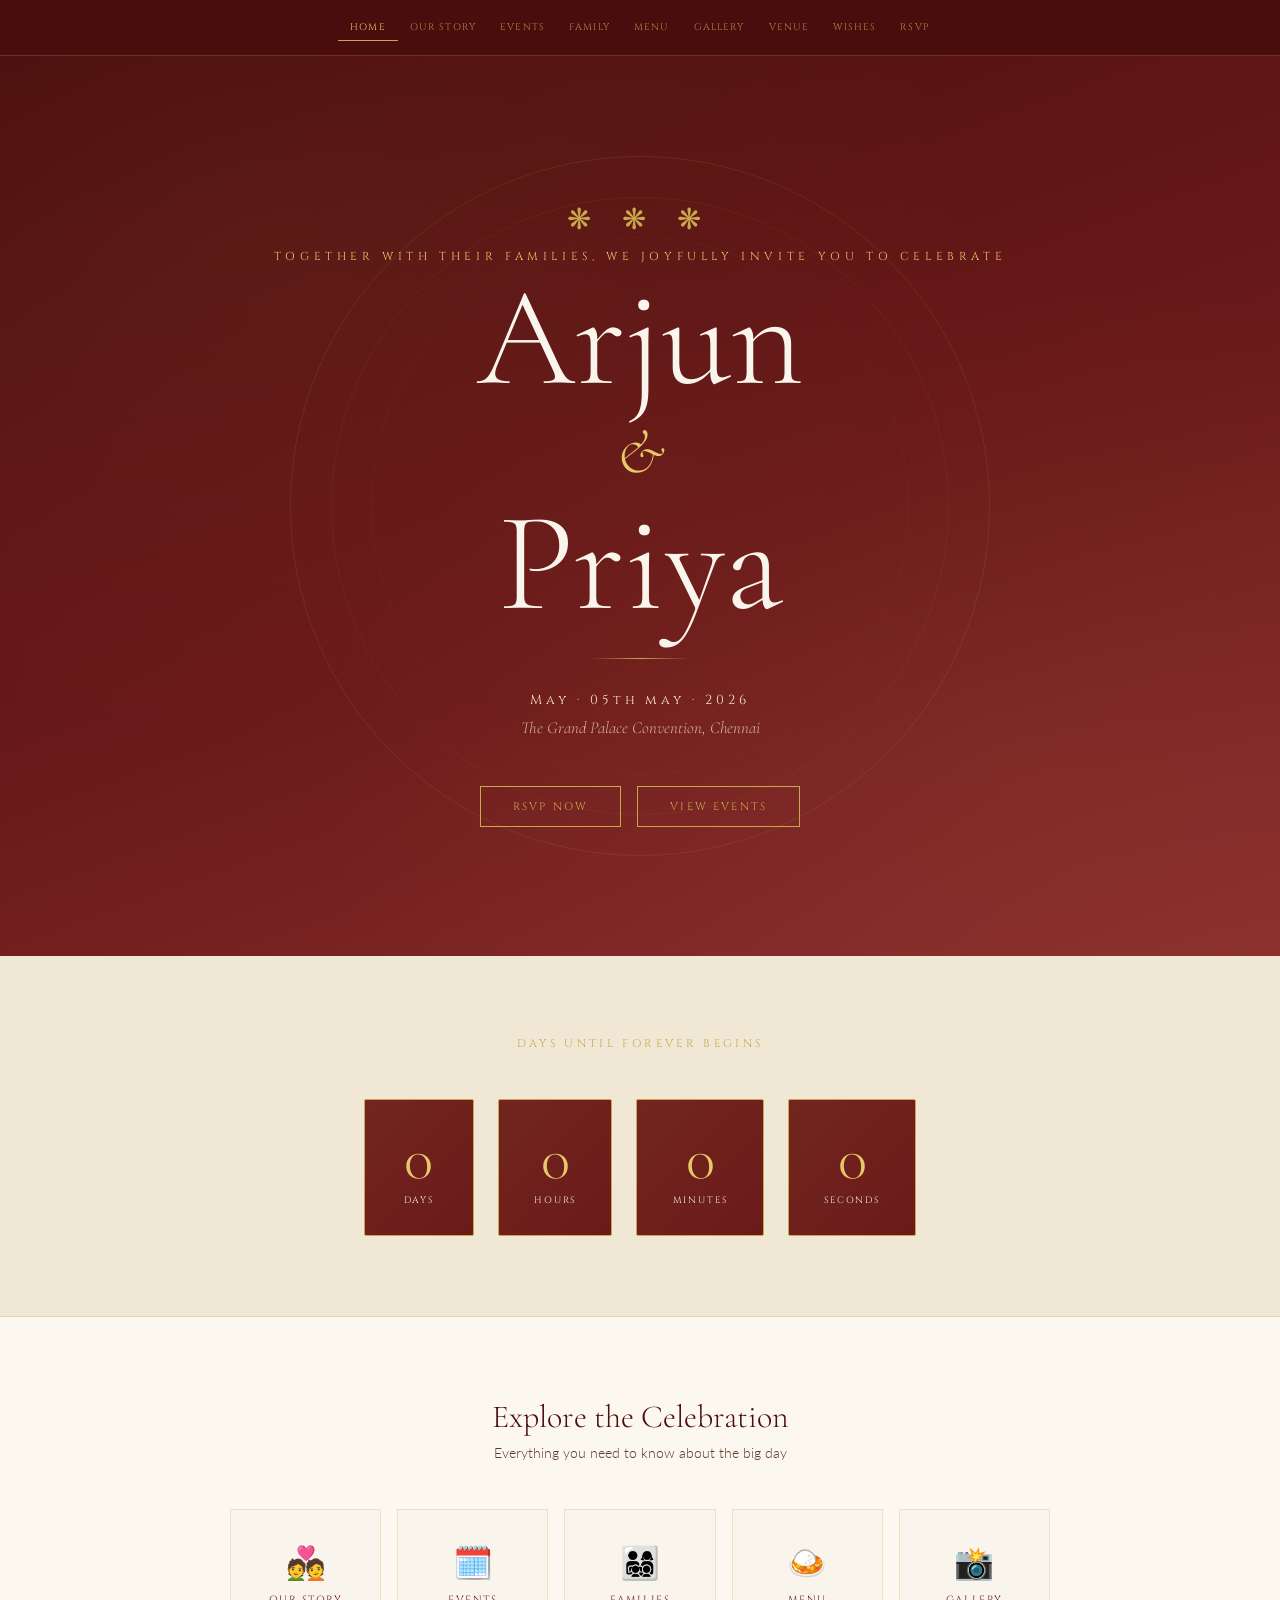
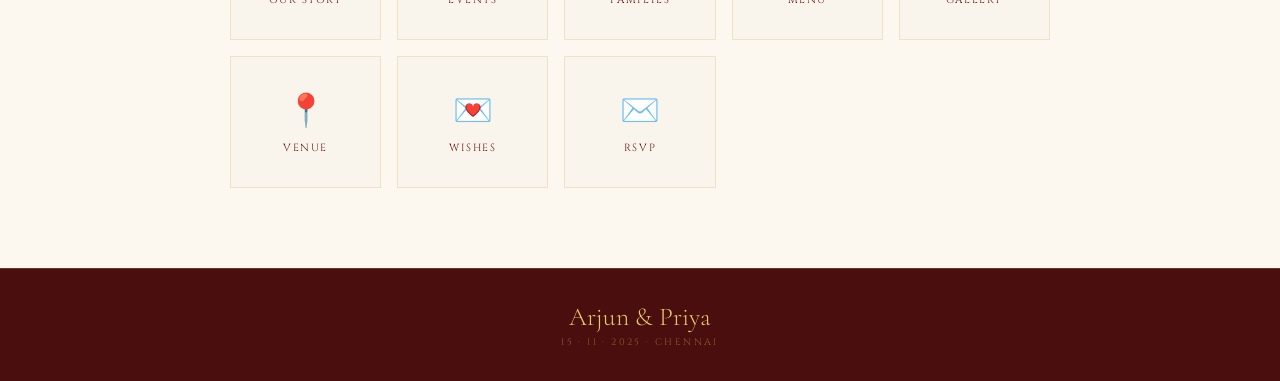
<file: index.html>
<!DOCTYPE html>
<html lang="en">
<head>
<meta charset="UTF-8"><meta name="viewport" content="width=device-width,initial-scale=1">
<title>Arjun & Priya — Forever Begins</title>
<link rel="stylesheet" href="style.css">
<style>
body { background:var(--maroon-deep); }
.hero {
  min-height:100vh;
  background:linear-gradient(160deg,var(--maroon-deep) 0%,var(--maroon) 55%,#8B2E2E 100%);
  display:flex; flex-direction:column; align-items:center; justify-content:center;
  position:relative; overflow:hidden; padding:6rem 2rem 5rem; text-align:center;
}
.mandala {
  position:absolute; width:700px; height:700px; border-radius:50%;
  border:1px solid rgba(201,168,76,0.12); top:50%; left:50%;
  transform:translate(-50%,-50%); animation:spin 70s linear infinite;
}
.mandala::before { content:''; position:absolute; inset:40px; border-radius:50%; border:1px solid rgba(201,168,76,0.07); }
.mandala::after  { content:''; position:absolute; inset:80px; border-radius:50%; border:1px solid rgba(201,168,76,0.04); }
@keyframes spin { to { transform:translate(-50%,-50%) rotate(360deg); } }
.hero-bg { position:absolute; inset:0; background:radial-gradient(ellipse at 20% 20%,rgba(201,168,76,0.05) 0%,transparent 50%),radial-gradient(ellipse at 80% 80%,rgba(201,168,76,0.05) 0%,transparent 50%); }

.h-ornament { color:var(--gold); font-size:1.8rem; letter-spacing:0.4em; opacity:0.6; animation:fi 1s 0.2s both; }
.h-invite   { font-family:'Cinzel',serif; font-size:0.72rem; letter-spacing:0.4em; color:var(--gold-light); text-transform:uppercase; margin:0.8rem 0; animation:fi 1s 0.4s both; }
.h-names    { font-family:'Cormorant Garamond',serif; font-size:clamp(4.5rem,11vw,9rem); font-weight:300; color:var(--ivory); line-height:0.88; animation:fi 1.2s 0.6s both; position:relative; z-index:1; }
.h-names .amp { font-style:italic; color:var(--gold-light); font-size:0.45em; display:block; line-height:1.6; }
.h-div  { width:100px; height:1px; background:linear-gradient(to right,transparent,var(--gold),transparent); margin:2rem auto; animation:fi 1s 0.8s both; }
.h-date { font-family:'Cinzel',serif; font-size:0.82rem; letter-spacing:0.3em; color:var(--gold-pale); animation:fi 1s 1s both; }
.h-venue{ font-family:'Cormorant Garamond',serif; font-style:italic; font-size:1.05rem; color:rgba(245,230,192,0.75); margin-top:0.5rem; animation:fi 1s 1.1s both; }
.h-ctas { display:flex; gap:1rem; margin-top:3rem; flex-wrap:wrap; justify-content:center; animation:fi 1s 1.3s both; }
.scroll-tip { position:absolute; bottom:2rem; left:50%; transform:translateX(-50%); display:flex; flex-direction:column; align-items:center; gap:0.4rem; animation:fi 1s 2s both; }
.scroll-tip span { font-family:'Cinzel',serif; font-size:0.6rem; letter-spacing:0.2em; color:rgba(201,168,76,0.6); text-transform:uppercase; }
.arrow-line { width:1px; height:36px; background:var(--gold); animation:ap 2s ease infinite; }
@keyframes ap { 0%,100%{transform:scaleY(0.4);opacity:0.3} 50%{transform:scaleY(1);opacity:1} }
@keyframes fi { from{opacity:0;transform:translateY(18px)} to{opacity:1;transform:translateY(0)} }

/* COUNTDOWN */
.cd-section { background:var(--ivory-dark); padding:5rem 2rem; text-align:center; border-bottom:1px solid rgba(201,168,76,0.3); }
.cd-label { font-family:'Cinzel',serif; font-size:0.7rem; letter-spacing:0.3em; color:var(--gold); text-transform:uppercase; margin-bottom:3rem; }
.cd-grid { display:flex; justify-content:center; gap:1.5rem; flex-wrap:wrap; }
.cd-box { background:var(--maroon); border:1px solid var(--gold); padding:1.8rem 2.2rem; min-width:110px; border-radius:2px; position:relative; overflow:hidden; }
.cd-box::before { content:''; position:absolute; inset:0; background:linear-gradient(135deg,rgba(201,168,76,0.08),transparent); }
.cd-num  { font-family:'Cormorant Garamond',serif; font-size:3.8rem; font-weight:300; color:var(--gold-light); line-height:1; }
.cd-unit { font-family:'Cinzel',serif; font-size:0.58rem; letter-spacing:0.2em; color:var(--ivory); text-transform:uppercase; margin-top:0.3rem; }

/* QUICK LINKS */
.ql-section { background:var(--cream); padding:5rem 2rem; text-align:center; }
.ql-h { font-family:'Cormorant Garamond',serif; font-size:2rem; font-weight:300; color:var(--maroon-deep); }
.ql-sub { font-size:0.88rem; color:var(--text-mid); margin:0.5rem 0 3rem; }
.ql-grid { display:grid; grid-template-columns:repeat(auto-fit,minmax(150px,1fr)); gap:1rem; max-width:820px; margin:0 auto; }
.ql-card { border:1px solid rgba(201,168,76,0.25); background:var(--ivory); padding:2rem 1rem; text-decoration:none; transition:all 0.3s; display:flex; flex-direction:column; align-items:center; gap:0.7rem; }
.ql-card:hover { background:var(--maroon); transform:translateY(-4px); box-shadow:0 12px 30px rgba(107,26,26,0.15); }
.ql-card:hover .ql-t { color:var(--gold-light); }
.ql-icon { font-size:2rem; }
.ql-t { font-family:'Cinzel',serif; font-size:0.65rem; letter-spacing:0.15em; color:var(--maroon); text-transform:uppercase; transition:color 0.3s; }
</style>
</head>
<body>
<nav>
  <a href="index.html" class="active">Home</a>
  <a href="story.html">Our Story</a>
  <a href="events.html">Events</a>
  <a href="family.html">Family</a>
  <a href="menu.html">Menu</a>
  <a href="gallery.html">Gallery</a>
  <a href="venue.html">Venue</a>
  <a href="wishes.html">Wishes</a>
  <a href="rsvp.html">RSVP</a>
</nav>
<main>
  <div class="hero">
    <div class="hero-bg"></div>
    <div class="mandala"></div>
    <div class="h-ornament">❋ ❋ ❋</div>
    <p class="h-invite">Together with their families, we joyfully invite you to celebrate</p>
    <h1 class="h-names">Arjun <span class="amp">&amp;</span> Priya</h1>
    <div class="h-div"></div>
    <p class="h-date">May · 05th may · 2026</p>
    <p class="h-venue">The Grand Palace Convention, Chennai</p>
    <div class="h-ctas">
      <a href="rsvp.html" class="btn-gold">RSVP Now</a>
      <a href="events.html" class="btn-gold">View Events</a>
    </div>

  </div>

  <div class="cd-section">
    <p class="cd-label reveal">Days Until Forever Begins</p>
    <div class="cd-grid">
      <div class="cd-box reveal"><div class="cd-num" id="cd-d">--</div><div class="cd-unit">Days</div></div>
      <div class="cd-box reveal" style="transition-delay:.1s"><div class="cd-num" id="cd-h">--</div><div class="cd-unit">Hours</div></div>
      <div class="cd-box reveal" style="transition-delay:.2s"><div class="cd-num" id="cd-m">--</div><div class="cd-unit">Minutes</div></div>
      <div class="cd-box reveal" style="transition-delay:.3s"><div class="cd-num" id="cd-s">--</div><div class="cd-unit">Seconds</div></div>
    </div>
  </div>

  <div class="ql-section">
    <h2 class="ql-h reveal">Explore the Celebration</h2>
    <p class="ql-sub reveal">Everything you need to know about the big day</p>
    <div class="ql-grid">
      <a href="story.html"   class="ql-card reveal"><span class="ql-icon">💑</span><span class="ql-t">Our Story</span></a>
      <a href="events.html"  class="ql-card reveal" style="transition-delay:.05s"><span class="ql-icon">🗓️</span><span class="ql-t">Events</span></a>
      <a href="family.html"  class="ql-card reveal" style="transition-delay:.1s"><span class="ql-icon">👨‍👩‍👧‍👦</span><span class="ql-t">Families</span></a>
      <a href="menu.html"    class="ql-card reveal" style="transition-delay:.15s"><span class="ql-icon">🍛</span><span class="ql-t">Menu</span></a>
      <a href="gallery.html" class="ql-card reveal" style="transition-delay:.2s"><span class="ql-icon">📸</span><span class="ql-t">Gallery</span></a>
      <a href="venue.html"   class="ql-card reveal" style="transition-delay:.25s"><span class="ql-icon">📍</span><span class="ql-t">Venue</span></a>
      <a href="wishes.html"  class="ql-card reveal" style="transition-delay:.3s"><span class="ql-icon">💌</span><span class="ql-t">Wishes</span></a>
      <a href="rsvp.html"    class="ql-card reveal" style="transition-delay:.35s"><span class="ql-icon">✉️</span><span class="ql-t">RSVP</span></a>
    </div>
  </div>
</main>
<footer><div class="footer-names">Arjun & Priya</div><div class="footer-date">15 · 11 · 2025 · Chennai</div></footer>
<script>
  const obs=new IntersectionObserver(es=>es.forEach(e=>e.isIntersecting&&e.target.classList.add('visible')),{threshold:0.1});
  document.querySelectorAll('.reveal,.reveal-l,.reveal-r').forEach(el=>obs.observe(el));
  function tick(){
    const diff=new Date('2025-11-15T07:00:00').getTime()-Date.now();
    if(diff<0)
    document.getElementById('cd-d').textContent=String(Math.floor(diff/86400000)).padStart(2,'0');
    document.getElementById('cd-h').textContent=String(Math.floor(diff%86400000/3600000)).padStart(2,'0');
    document.getElementById('cd-m').textContent=String(Math.floor(diff%3600000/60000)).padStart(2,'0');
    document.getElementById('cd-s').textContent=String(Math.floor(diff%60000/1000)).padStart(2,'0');
  }
  tick();setInterval(tick,1000);
</script>
<script>
const targetDate = new Date("2026-05-05 12:15:00").getTime();

function updateCountdown() {
    const now = new Date().getTime();
    const diff = targetDate - now;

    if (diff <= 0) {
        document.getElementById("cd-d").innerText = "0";
        document.getElementById("cd-h").innerText = "0";
        document.getElementById("cd-m").innerText = "0";
        document.getElementById("cd-s").innerText = "0";
        return;
    }

    const days = Math.floor(diff / (1000 * 60 * 60 * 24));
    const hours = Math.floor((diff / (1000 * 60 * 60)) % 24);
    const minutes = Math.floor((diff / (1000 * 60)) % 60);
    const seconds = Math.floor((diff / 1000) % 60);

    document.getElementById("cd-d").innerText = days;
    document.getElementById("cd-h").innerText = hours;
    document.getElementById("cd-m").innerText = minutes;
    document.getElementById("cd-s").innerText = seconds;
}

setInterval(updateCountdown, 1000);
updateCountdown();
</script>
</body>
</html>
</file>
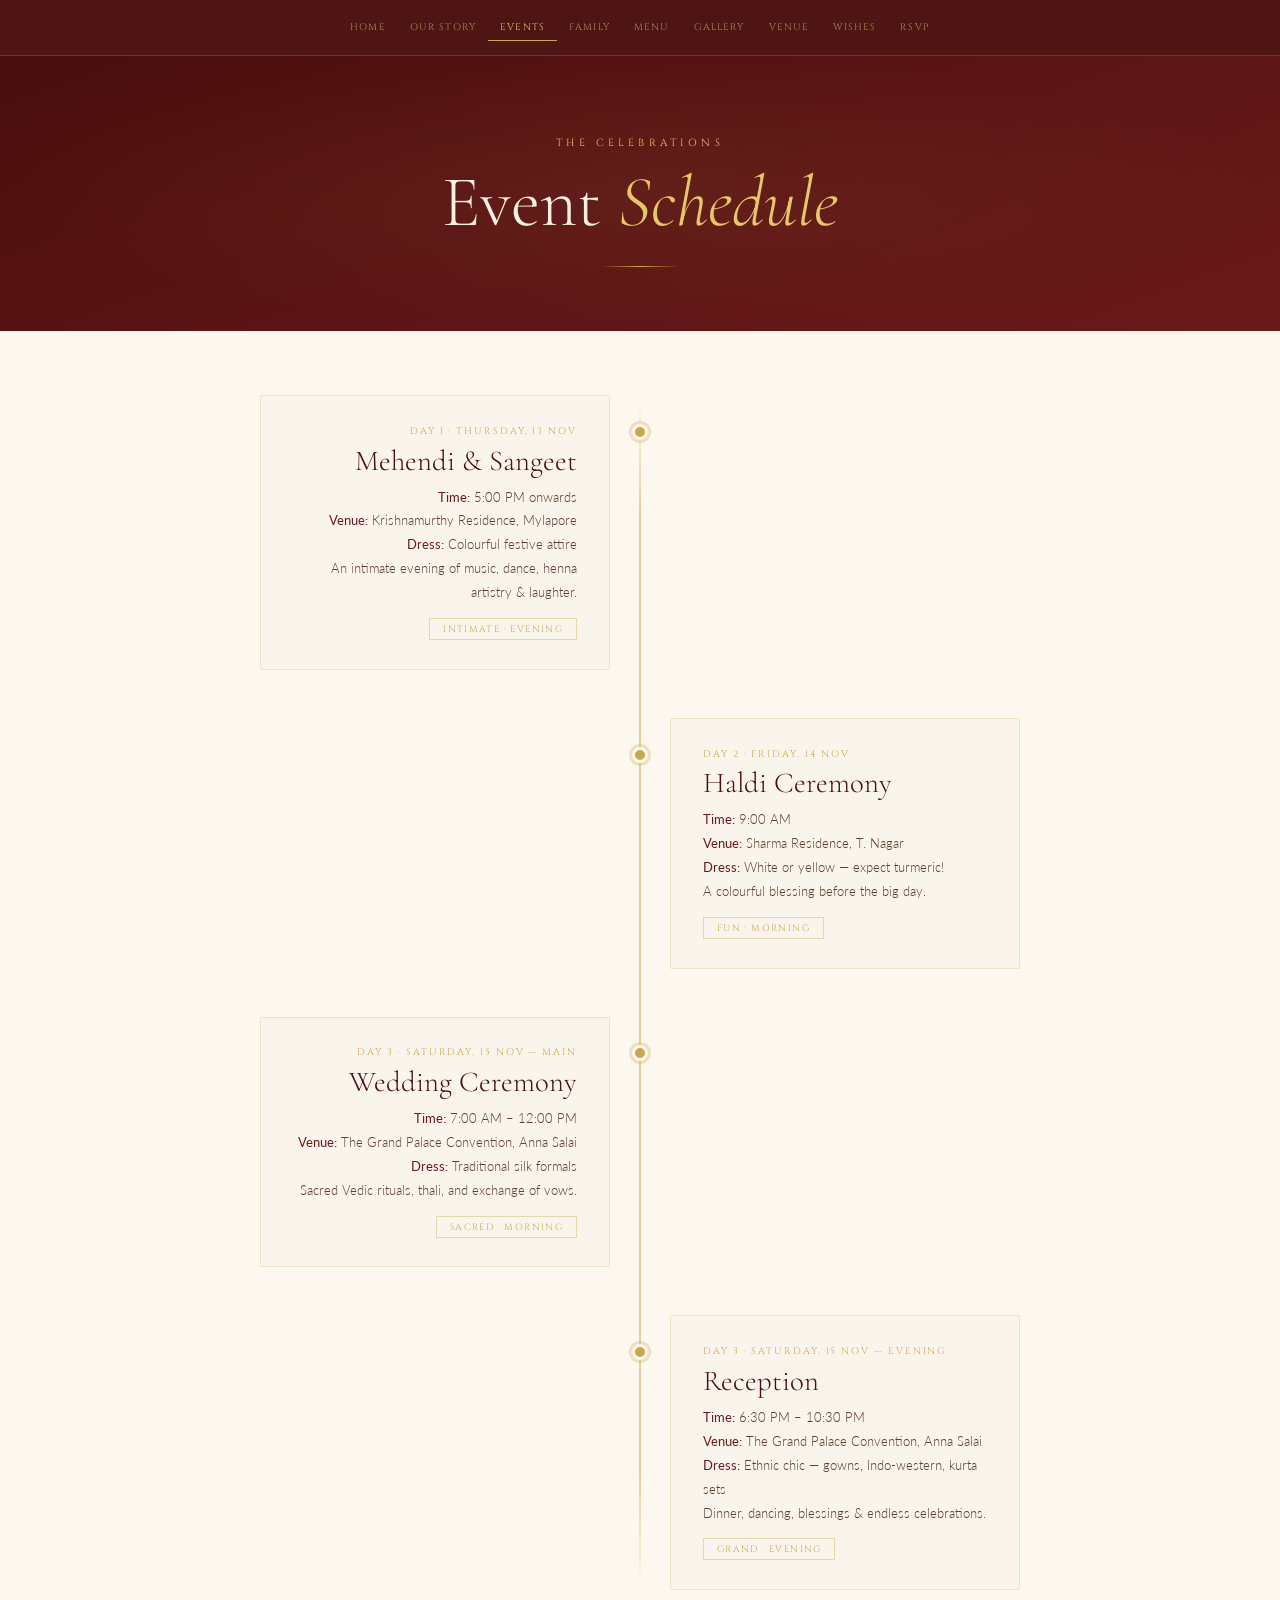
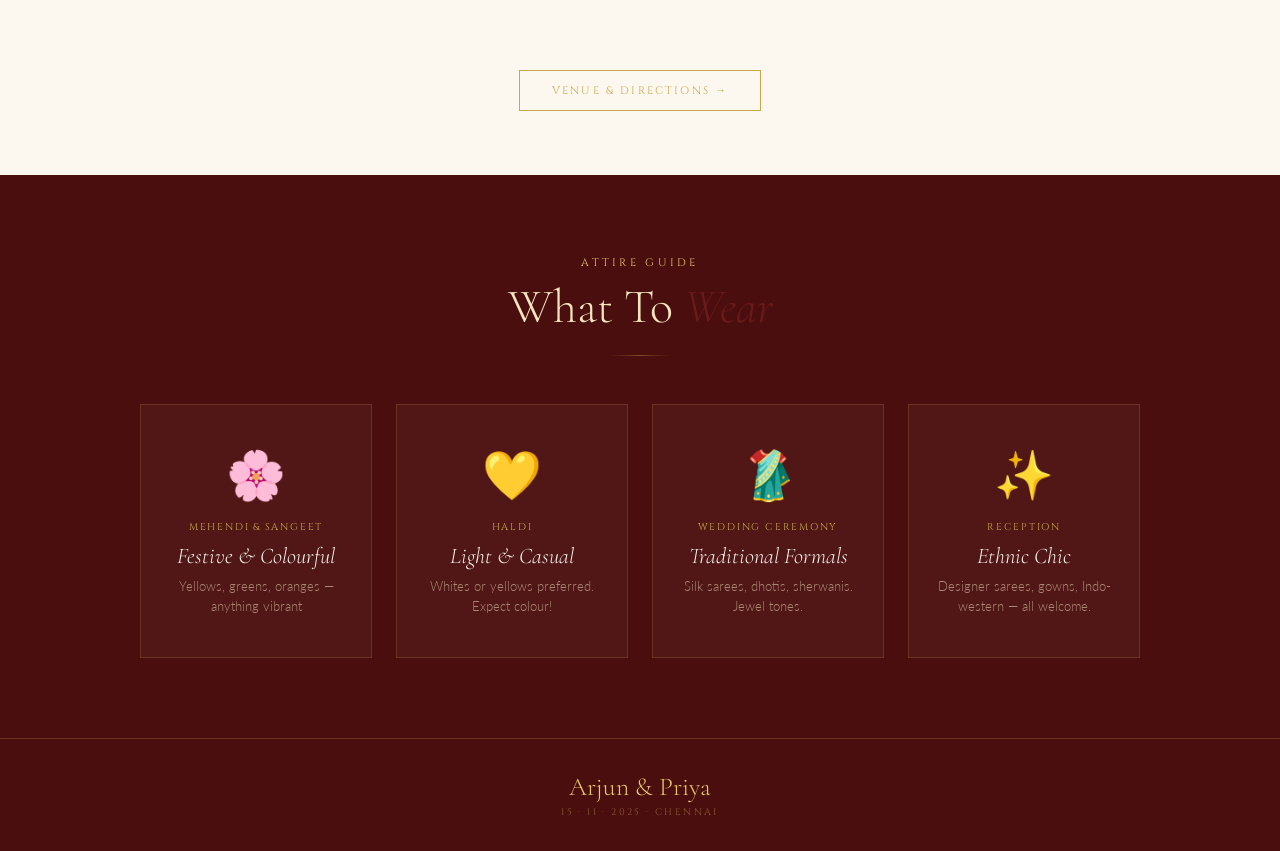
<file: events.html>
<!DOCTYPE html>
<html lang="en">
<head>
<meta charset="UTF-8"><meta name="viewport" content="width=device-width,initial-scale=1">
<title>Events — Arjun & Priya</title>
<link rel="stylesheet" href="style.css">
<style>
.timeline { max-width:760px; margin:0 auto 5rem; position:relative; }
.timeline::before { content:''; position:absolute; left:50%; top:0; bottom:0; width:1px; background:linear-gradient(to bottom,transparent,var(--gold) 10%,var(--gold) 90%,transparent); transform:translateX(-50%); }
.t-item { display:flex; margin-bottom:3rem; position:relative; align-items:flex-start; }
.t-item:nth-child(odd)  .t-box { margin-right:calc(50% + 30px); text-align:right; }
.t-item:nth-child(even) .t-box { margin-left:calc(50% + 30px); }
.t-dot { position:absolute; left:50%; transform:translateX(-50%); top:1.8rem; width:16px; height:16px; border-radius:50%; background:var(--gold); border:3px solid var(--cream); z-index:2; box-shadow:0 0 0 3px rgba(201,168,76,0.3); }
.t-box { flex:1; background:var(--ivory); border:1px solid rgba(201,168,76,.25); padding:1.8rem 2rem; border-radius:2px; transition:box-shadow .3s,transform .3s; }
.t-box:hover { box-shadow:0 8px 25px rgba(107,26,26,.1); transform:translateY(-3px); }
.t-day  { font-family:'Cinzel',serif; font-size:.6rem; letter-spacing:.2em; color:var(--gold); text-transform:uppercase; margin-bottom:.3rem; }
.t-name { font-family:'Cormorant Garamond',serif; font-size:1.8rem; font-weight:300; color:var(--maroon-deep); margin-bottom:.5rem; }
.t-meta { font-size:.83rem; color:var(--text-mid); line-height:1.8; }
.t-meta strong { color:var(--maroon); font-weight:400; }
.t-tag  { display:inline-block; margin-top:.8rem; font-family:'Cinzel',serif; font-size:.58rem; letter-spacing:.15em; padding:.25rem .8rem; border:1px solid rgba(201,168,76,.4); color:var(--gold); text-transform:uppercase; }

.dress-section { background:var(--maroon-deep); padding:5rem 2rem; }
.dress-inner { max-width:1000px; margin:0 auto; }
.dress-section .section-tag  { color:var(--gold-light); }
.dress-section .section-title { color:var(--gold-pale); }
.dress-section .s-rule { background:linear-gradient(to right,transparent,rgba(201,168,76,.4),transparent); }
.dress-grid { display:grid; grid-template-columns:repeat(auto-fit,minmax(210px,1fr)); gap:1.5rem; margin-top:3rem; }
.d-card { background:rgba(255,255,255,.04); border:1px solid rgba(201,168,76,.2); padding:2.5rem 1.5rem; text-align:center; transition:background .3s; }
.d-card:hover { background:rgba(201,168,76,.07); }
.d-emoji { font-size:3rem; display:block; margin-bottom:1rem; }
.d-event { font-family:'Cinzel',serif; font-size:.62rem; letter-spacing:.18em; color:var(--gold); text-transform:uppercase; margin-bottom:.5rem; }
.d-style { font-family:'Cormorant Garamond',serif; font-size:1.4rem; font-style:italic; color:var(--ivory); margin-bottom:.4rem; }
.d-hint  { font-size:.8rem; color:rgba(245,230,192,.55); line-height:1.6; }
@media(max-width:760px){
  .timeline::before{left:16px;}
  .t-item{padding-left:44px;}
  .t-item:nth-child(odd) .t-box,.t-item:nth-child(even) .t-box{margin:0;text-align:left;}
  .t-dot{left:16px;}
}
</style>
</head>
<body>
<nav>
  <a href="index.html">Home</a>
  <a href="story.html">Our Story</a>
  <a href="events.html" class="active">Events</a>
  <a href="family.html">Family</a>
  <a href="menu.html">Menu</a>
  <a href="gallery.html">Gallery</a>
  <a href="venue.html">Venue</a>
  <a href="wishes.html">Wishes</a>
  <a href="rsvp.html">RSVP</a>
</nav>
<main>
  <div class="page-banner">
    <p class="page-tag">The Celebrations</p>
    <h1 class="page-title">Event <em>Schedule</em></h1>
    <div class="gold-rule"></div>
  </div>
  <div class="content">
    <div class="timeline">
      <div class="t-item reveal"><div class="t-dot"></div><div class="t-box">
        <div class="t-day">Day 1 · Thursday, 13 Nov</div>
        <div class="t-name">Mehendi & Sangeet</div>
        <div class="t-meta"><strong>Time:</strong> 5:00 PM onwards<br><strong>Venue:</strong> Krishnamurthy Residence, Mylapore<br><strong>Dress:</strong> Colourful festive attire<br>An intimate evening of music, dance, henna artistry & laughter.</div>
        <div class="t-tag">Intimate · Evening</div>
      </div></div>
      <div class="t-item reveal" style="transition-delay:.1s"><div class="t-dot"></div><div class="t-box">
        <div class="t-day">Day 2 · Friday, 14 Nov</div>
        <div class="t-name">Haldi Ceremony</div>
        <div class="t-meta"><strong>Time:</strong> 9:00 AM<br><strong>Venue:</strong> Sharma Residence, T. Nagar<br><strong>Dress:</strong> White or yellow — expect turmeric!<br>A colourful blessing before the big day.</div>
        <div class="t-tag">Fun · Morning</div>
      </div></div>
      <div class="t-item reveal" style="transition-delay:.2s"><div class="t-dot"></div><div class="t-box">
        <div class="t-day">Day 3 · Saturday, 15 Nov — Main</div>
        <div class="t-name">Wedding Ceremony</div>
        <div class="t-meta"><strong>Time:</strong> 7:00 AM – 12:00 PM<br><strong>Venue:</strong> The Grand Palace Convention, Anna Salai<br><strong>Dress:</strong> Traditional silk formals<br>Sacred Vedic rituals, thali, and exchange of vows.</div>
        <div class="t-tag">Sacred · Morning</div>
      </div></div>
      <div class="t-item reveal" style="transition-delay:.3s"><div class="t-dot"></div><div class="t-box">
        <div class="t-day">Day 3 · Saturday, 15 Nov — Evening</div>
        <div class="t-name">Reception</div>
        <div class="t-meta"><strong>Time:</strong> 6:30 PM – 10:30 PM<br><strong>Venue:</strong> The Grand Palace Convention, Anna Salai<br><strong>Dress:</strong> Ethnic chic — gowns, Indo-western, kurta sets<br>Dinner, dancing, blessings & endless celebrations.</div>
        <div class="t-tag">Grand · Evening</div>
      </div></div>
    </div>
    <div style="text-align:center" class="reveal"><a href="venue.html" class="btn-gold">Venue & Directions →</a></div>
  </div>
  <div class="dress-section">
    <div class="dress-inner">
      <p class="section-tag reveal">Attire Guide</p>
      <h2 class="section-title reveal">What To <em>Wear</em></h2>
      <div class="s-rule reveal"></div>
      <div class="dress-grid">
        <div class="d-card reveal"><span class="d-emoji">🌸</span><div class="d-event">Mehendi & Sangeet</div><div class="d-style">Festive & Colourful</div><div class="d-hint">Yellows, greens, oranges — anything vibrant</div></div>
        <div class="d-card reveal" style="transition-delay:.1s"><span class="d-emoji">💛</span><div class="d-event">Haldi</div><div class="d-style">Light & Casual</div><div class="d-hint">Whites or yellows preferred. Expect colour!</div></div>
        <div class="d-card reveal" style="transition-delay:.2s"><span class="d-emoji">🥻</span><div class="d-event">Wedding Ceremony</div><div class="d-style">Traditional Formals</div><div class="d-hint">Silk sarees, dhotis, sherwanis. Jewel tones.</div></div>
        <div class="d-card reveal" style="transition-delay:.3s"><span class="d-emoji">✨</span><div class="d-event">Reception</div><div class="d-style">Ethnic Chic</div><div class="d-hint">Designer sarees, gowns, Indo-western — all welcome.</div></div>
      </div>
    </div>
  </div>
</main>
<footer><div class="footer-names">Arjun & Priya</div><div class="footer-date">15 · 11 · 2025 · Chennai</div></footer>
<script>
  const obs=new IntersectionObserver(es=>es.forEach(e=>e.isIntersecting&&e.target.classList.add('visible')),{threshold:0.1});
  document.querySelectorAll('.reveal,.reveal-l,.reveal-r').forEach(el=>obs.observe(el));
</script>
</body>
</html>
</file>
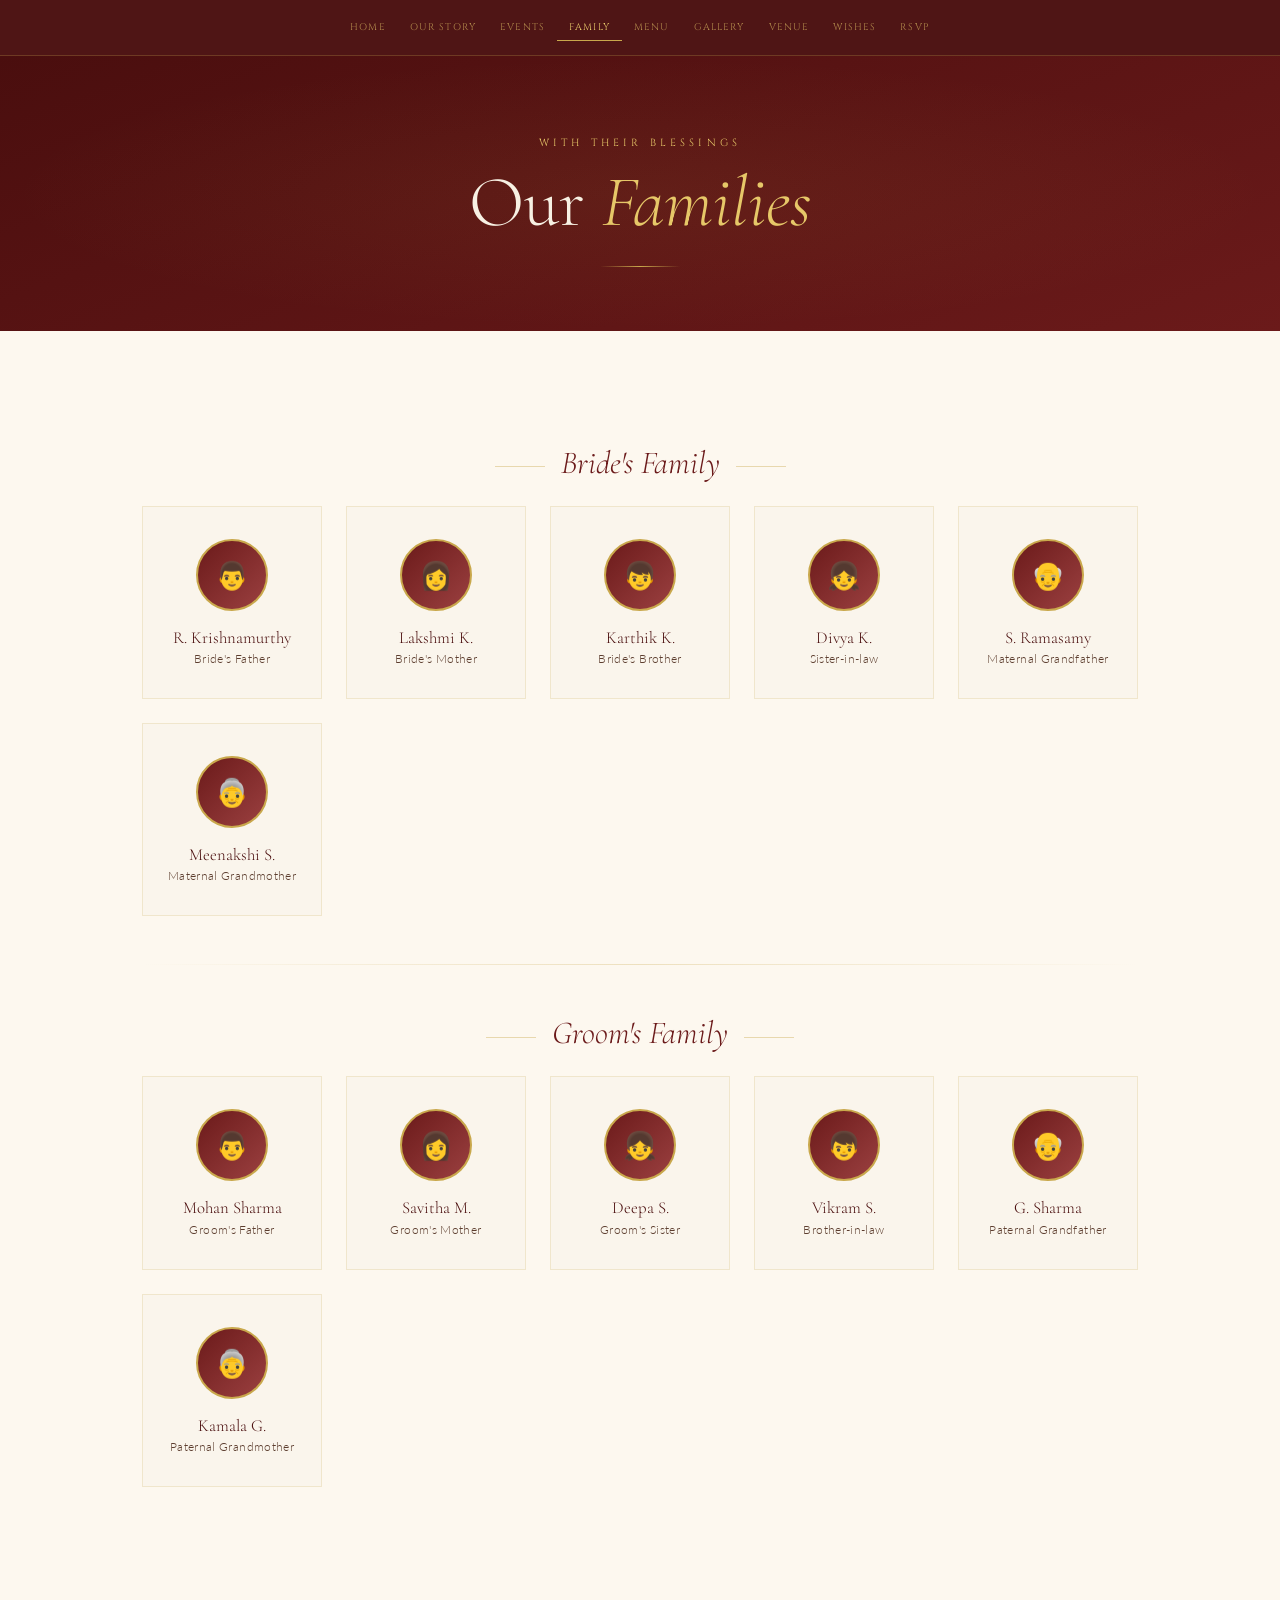
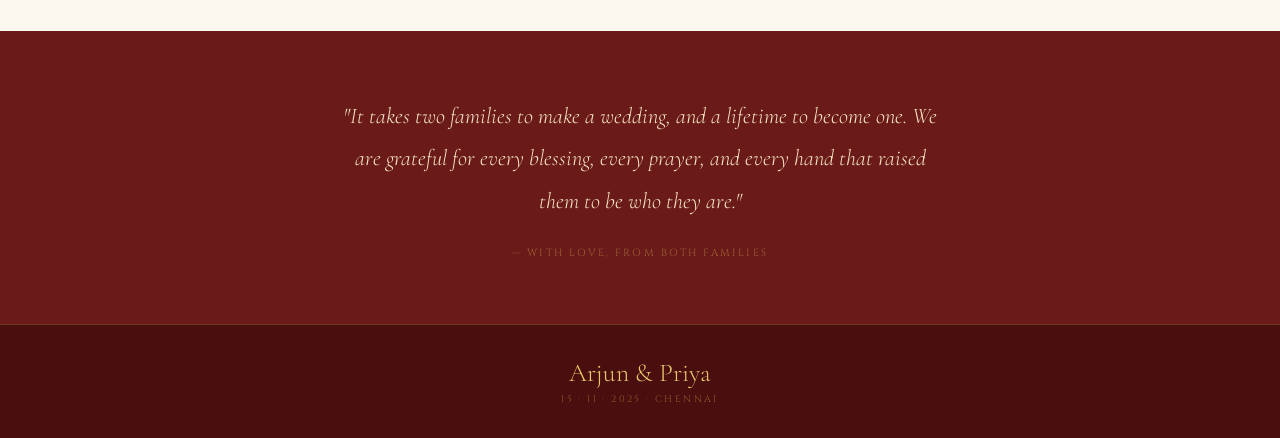
<file: family.html>
<!DOCTYPE html>
<html lang="en">
<head>
<meta charset="UTF-8"><meta name="viewport" content="width=device-width,initial-scale=1">
<title>Family — Arjun & Priya</title>
<link rel="stylesheet" href="style.css">
<style>
.family-side-title { font-family:'Cormorant Garamond',serif; font-size:2rem; font-weight:300; color:var(--maroon); font-style:italic; text-align:center; margin:3rem 0 1.5rem; }
.family-side-title::before,.family-side-title::after { content:''; display:inline-block; width:50px; height:1px; background:rgba(201,168,76,.4); vertical-align:middle; margin:0 1rem; }
.fgrid { display:grid; grid-template-columns:repeat(auto-fill,minmax(170px,1fr)); gap:1.5rem; max-width:1000px; margin:0 auto 1rem; }
.fcard { text-align:center; padding:2rem 1rem; border:1px solid rgba(201,168,76,.2); background:var(--ivory); transition:all .3s; }
.fcard:hover { background:var(--maroon); transform:translateY(-5px); box-shadow:0 15px 35px rgba(107,26,26,.15); }
.fcard:hover .fn,.fcard:hover .fr { color:var(--gold-pale); }
.favatar { width:72px; height:72px; border-radius:50%; background:linear-gradient(135deg,var(--maroon),#9B4040); margin:0 auto 1rem; display:flex; align-items:center; justify-content:center; font-size:1.7rem; border:2px solid var(--gold); transition:all .3s; }
.fn { font-family:'Cormorant Garamond',serif; font-size:1.05rem; color:var(--maroon-deep); margin-bottom:.2rem; transition:color .3s; }
.fr { font-size:.75rem; color:var(--text-mid); letter-spacing:.03em; transition:color .3s; }
.divider-rule { width:100%; height:1px; background:linear-gradient(to right,transparent,rgba(201,168,76,.3),transparent); margin:3rem 0; }
.blessing { background:var(--maroon); padding:4rem 2rem; text-align:center; margin-top:4rem; }
.blessing p { font-family:'Cormorant Garamond',serif; font-style:italic; font-size:1.4rem; line-height:1.9; color:var(--gold-pale); max-width:600px; margin:0 auto; }
.blessing small { font-family:'Cinzel',serif; font-size:.65rem; letter-spacing:.2em; color:rgba(201,168,76,.5); text-transform:uppercase; display:block; margin-top:1.5rem; }
</style>
</head>
<body>
<nav>
  <a href="index.html">Home</a>
  <a href="story.html">Our Story</a>
  <a href="events.html">Events</a>
  <a href="family.html" class="active">Family</a>
  <a href="menu.html">Menu</a>
  <a href="gallery.html">Gallery</a>
  <a href="venue.html">Venue</a>
  <a href="wishes.html">Wishes</a>
  <a href="rsvp.html">RSVP</a>
</nav>
<main>
  <div class="page-banner">
    <p class="page-tag">With Their Blessings</p>
    <h1 class="page-title">Our <em>Families</em></h1>
    <div class="gold-rule"></div>
  </div>
  <div class="content">
    <div class="family-side-title reveal">Bride's Family</div>
    <div class="fgrid">
      <div class="fcard reveal"><div class="favatar">👨</div><div class="fn">R. Krishnamurthy</div><div class="fr">Bride's Father</div></div>
      <div class="fcard reveal" style="transition-delay:.05s"><div class="favatar">👩</div><div class="fn">Lakshmi K.</div><div class="fr">Bride's Mother</div></div>
      <div class="fcard reveal" style="transition-delay:.1s"><div class="favatar">👦</div><div class="fn">Karthik K.</div><div class="fr">Bride's Brother</div></div>
      <div class="fcard reveal" style="transition-delay:.15s"><div class="favatar">👧</div><div class="fn">Divya K.</div><div class="fr">Sister-in-law</div></div>
      <div class="fcard reveal" style="transition-delay:.2s"><div class="favatar">👴</div><div class="fn">S. Ramasamy</div><div class="fr">Maternal Grandfather</div></div>
      <div class="fcard reveal" style="transition-delay:.25s"><div class="favatar">👵</div><div class="fn">Meenakshi S.</div><div class="fr">Maternal Grandmother</div></div>
    </div>
    <div class="divider-rule reveal"></div>
    <div class="family-side-title reveal">Groom's Family</div>
    <div class="fgrid">
      <div class="fcard reveal"><div class="favatar">👨</div><div class="fn">Mohan Sharma</div><div class="fr">Groom's Father</div></div>
      <div class="fcard reveal" style="transition-delay:.05s"><div class="favatar">👩</div><div class="fn">Savitha M.</div><div class="fr">Groom's Mother</div></div>
      <div class="fcard reveal" style="transition-delay:.1s"><div class="favatar">👧</div><div class="fn">Deepa S.</div><div class="fr">Groom's Sister</div></div>
      <div class="fcard reveal" style="transition-delay:.15s"><div class="favatar">👦</div><div class="fn">Vikram S.</div><div class="fr">Brother-in-law</div></div>
      <div class="fcard reveal" style="transition-delay:.2s"><div class="favatar">👴</div><div class="fn">G. Sharma</div><div class="fr">Paternal Grandfather</div></div>
      <div class="fcard reveal" style="transition-delay:.25s"><div class="favatar">👵</div><div class="fn">Kamala G.</div><div class="fr">Paternal Grandmother</div></div>
    </div>
  </div>
  <div class="blessing reveal">
    <p>"It takes two families to make a wedding, and a lifetime to become one. We are grateful for every blessing, every prayer, and every hand that raised them to be who they are."</p>
    <small>— With love, from both families</small>
  </div>
</main>
<footer><div class="footer-names">Arjun & Priya</div><div class="footer-date">15 · 11 · 2025 · Chennai</div></footer>
<script>
  const obs=new IntersectionObserver(es=>es.forEach(e=>e.isIntersecting&&e.target.classList.add('visible')),{threshold:0.1});
  document.querySelectorAll('.reveal,.reveal-l,.reveal-r').forEach(el=>obs.observe(el));
</script>
</body>
</html>
</file>
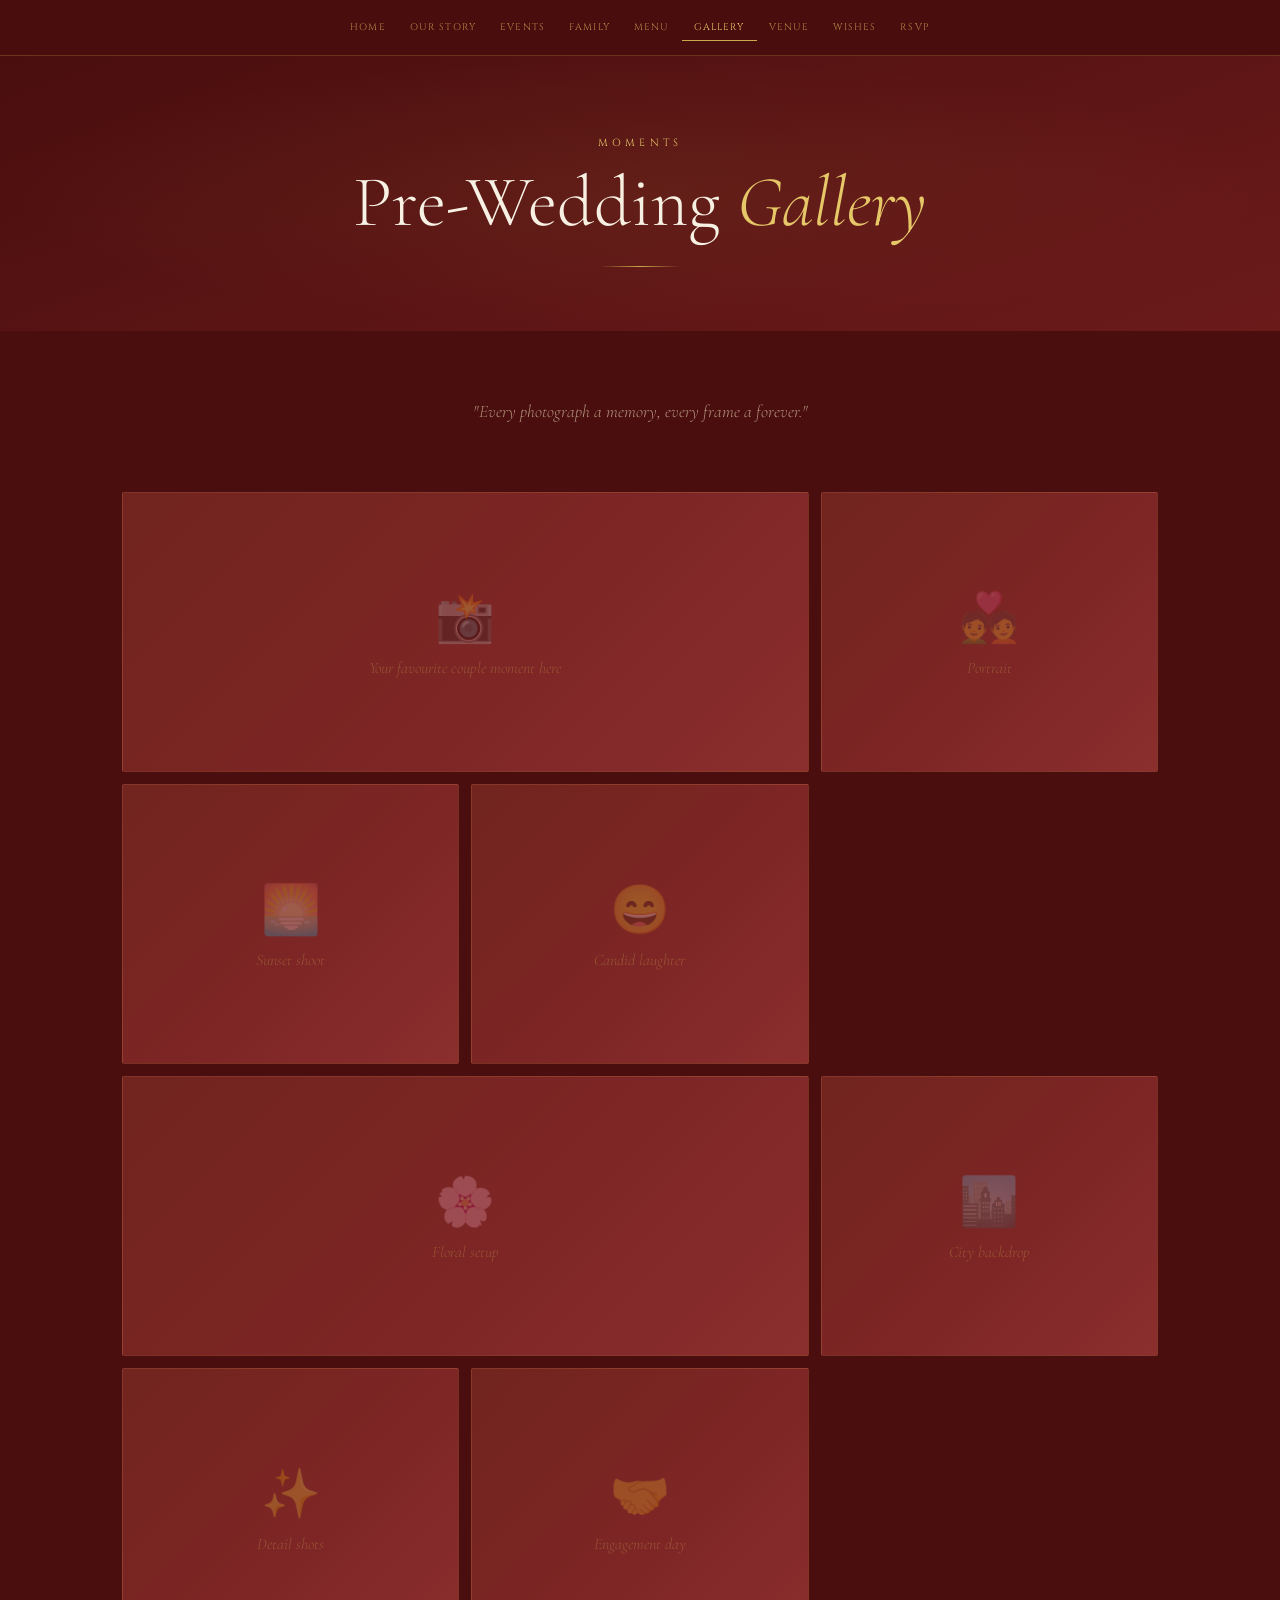
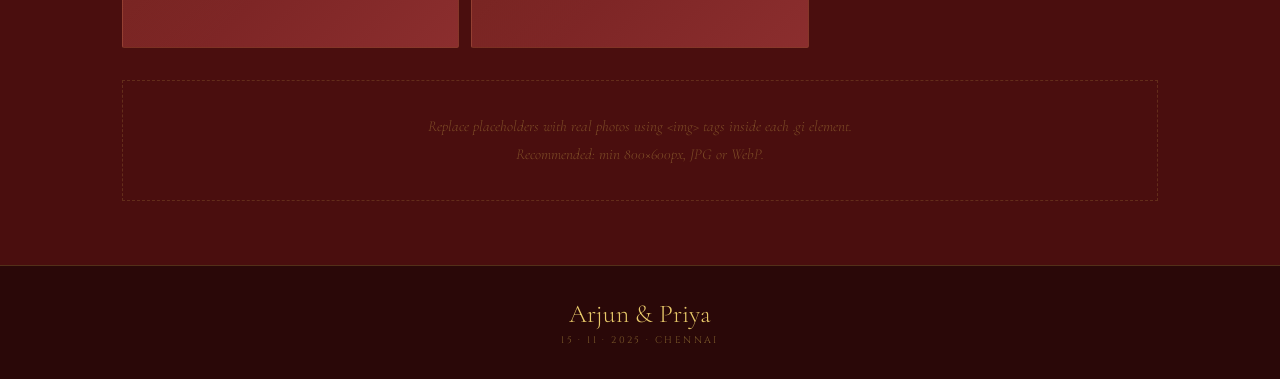
<file: gallery.html>
<!DOCTYPE html>
<html lang="en">
<head>
<meta charset="UTF-8"><meta name="viewport" content="width=device-width,initial-scale=1">
<title>Gallery — Arjun & Priya</title>
<link rel="stylesheet" href="style.css">
<style>
body { background:var(--maroon-deep); }
footer { background:#2A0808; }
.content { padding:4rem 2rem; max-width:1100px; margin:0 auto; }
.g-intro { text-align:center; max-width:520px; margin:0 auto 4rem; font-family:'Cormorant Garamond',serif; font-style:italic; font-size:1.1rem; line-height:1.9; color:rgba(245,230,192,.6); }
.ggrid { display:grid; grid-template-columns:repeat(3,1fr); grid-auto-rows:280px; gap:12px; }
.gi { background:linear-gradient(135deg,var(--maroon),#8B2E2E); border-radius:2px; overflow:hidden; position:relative; cursor:pointer; transition:transform .35s,box-shadow .35s; border:1px solid rgba(201,168,76,.15); }
.gi:hover { transform:scale(1.02); box-shadow:0 20px 50px rgba(0,0,0,.4); z-index:2; }
.gi.wide { grid-column:span 2; }
.gi-inner { width:100%; height:100%; display:flex; flex-direction:column; align-items:center; justify-content:center; gap:.8rem; padding:2rem; background:linear-gradient(135deg,rgba(201,168,76,.07),transparent 60%); }
.gi-icon  { font-size:3rem; opacity:.25; }
.gi-lbl   { font-family:'Cormorant Garamond',serif; font-style:italic; font-size:1rem; color:rgba(201,168,76,.35); text-align:center; }
.gi-ov    { position:absolute; inset:0; background:linear-gradient(to top,rgba(74,14,14,.6),transparent 50%); opacity:0; transition:opacity .3s; display:flex; align-items:flex-end; padding:1.5rem; }
.gi:hover .gi-ov { opacity:1; }
.gi-cap   { font-family:'Cinzel',serif; font-size:.62rem; letter-spacing:.2em; color:var(--gold-light); text-transform:uppercase; }
.upload-note { text-align:center; margin-top:2rem; padding:2rem; border:1px dashed rgba(201,168,76,.2); }
.upload-note p { font-family:'Cormorant Garamond',serif; font-style:italic; font-size:.95rem; color:rgba(201,168,76,.4); line-height:1.8; }
@media(max-width:768px){.ggrid{grid-template-columns:1fr 1fr;grid-auto-rows:180px;}.gi.wide{grid-column:span 2;}}
</style>
</head>
<body>
<nav>
  <a href="index.html">Home</a>
  <a href="story.html">Our Story</a>
  <a href="events.html">Events</a>
  <a href="family.html">Family</a>
  <a href="menu.html">Menu</a>
  <a href="gallery.html" class="active">Gallery</a>
  <a href="venue.html">Venue</a>
  <a href="wishes.html">Wishes</a>
  <a href="rsvp.html">RSVP</a>
</nav>
<main>
  <div class="page-banner">
    <p class="page-tag" style="color:var(--gold-light)">Moments</p>
    <h1 class="page-title">Pre-Wedding <em>Gallery</em></h1>
    <div class="gold-rule"></div>
  </div>
  <div class="content">
    <p class="g-intro reveal">"Every photograph a memory, every frame a forever."</p>
    <div class="ggrid reveal">
      <div class="gi wide"><div class="gi-inner"><div class="gi-icon">📸</div><div class="gi-lbl">Your favourite couple moment here</div></div><div class="gi-ov"><span class="gi-cap">First Look</span></div></div>
      <div class="gi"><div class="gi-inner"><div class="gi-icon">💑</div><div class="gi-lbl">Portrait</div></div><div class="gi-ov"><span class="gi-cap">Together</span></div></div>
      <div class="gi"><div class="gi-inner"><div class="gi-icon">🌅</div><div class="gi-lbl">Sunset shoot</div></div><div class="gi-ov"><span class="gi-cap">Golden Hour</span></div></div>
      <div class="gi"><div class="gi-inner"><div class="gi-icon">😄</div><div class="gi-lbl">Candid laughter</div></div><div class="gi-ov"><span class="gi-cap">Candids</span></div></div>
      <div class="gi wide"><div class="gi-inner"><div class="gi-icon">🌸</div><div class="gi-lbl">Floral setup</div></div><div class="gi-ov"><span class="gi-cap">In Bloom</span></div></div>
      <div class="gi"><div class="gi-inner"><div class="gi-icon">🏙️</div><div class="gi-lbl">City backdrop</div></div><div class="gi-ov"><span class="gi-cap">Chennai</span></div></div>
      <div class="gi"><div class="gi-inner"><div class="gi-icon">✨</div><div class="gi-lbl">Detail shots</div></div><div class="gi-ov"><span class="gi-cap">Details</span></div></div>
      <div class="gi"><div class="gi-inner"><div class="gi-icon">🤝</div><div class="gi-lbl">Engagement day</div></div><div class="gi-ov"><span class="gi-cap">Engaged</span></div></div>
    </div>
    <div class="upload-note reveal"><p>Replace placeholders with real photos using &lt;img&gt; tags inside each .gi element.<br>Recommended: min 800×600px, JPG or WebP.</p></div>
  </div>
</main>
<footer><div class="footer-names" style="color:var(--gold-light)">Arjun & Priya</div><div class="footer-date">15 · 11 · 2025 · Chennai</div></footer>
<script>
  const obs=new IntersectionObserver(es=>es.forEach(e=>e.isIntersecting&&e.target.classList.add('visible')),{threshold:0.05});
  document.querySelectorAll('.reveal,.reveal-l,.reveal-r').forEach(el=>obs.observe(el));
</script>
</body>
</html>
</file>
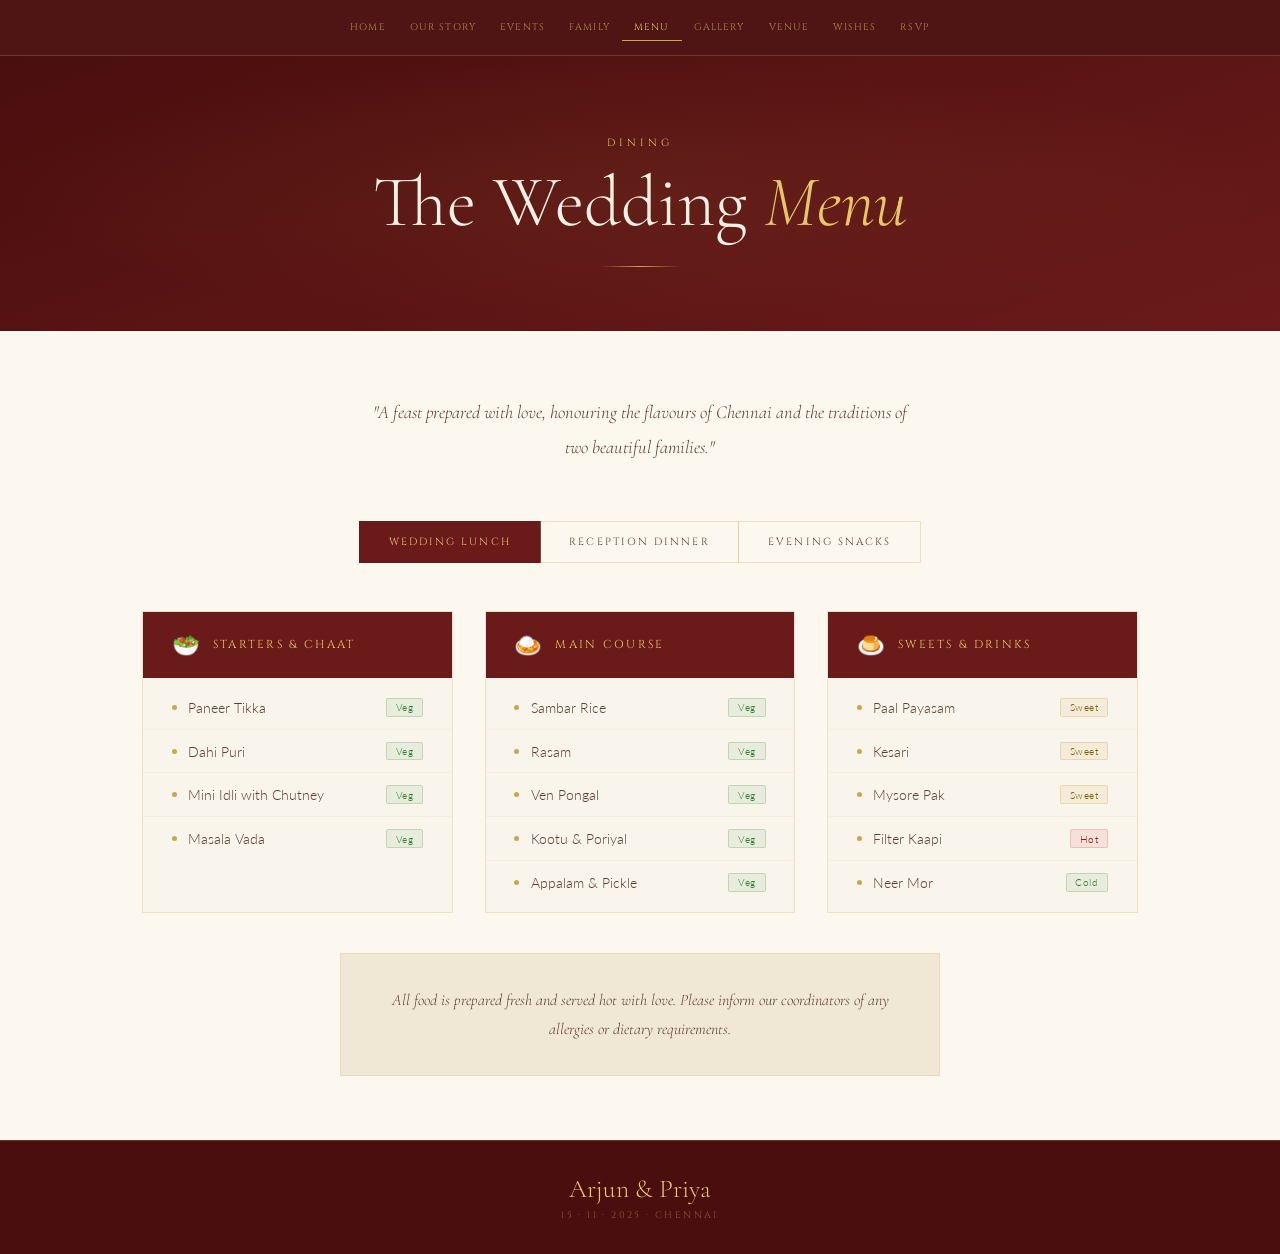
<file: menu.html>
<!DOCTYPE html>
<html lang="en">
<head>
<meta charset="UTF-8"><meta name="viewport" content="width=device-width,initial-scale=1">
<title>Menu — Arjun & Priya</title>
<link rel="stylesheet" href="style.css">
<style>
.menu-intro { text-align:center; max-width:560px; margin:0 auto 3.5rem; font-family:'Cormorant Garamond',serif; font-style:italic; font-size:1.15rem; line-height:1.9; color:var(--text-mid); }
.tabs { display:flex; justify-content:center; flex-wrap:wrap; margin-bottom:3rem; }
.tab { font-family:'Cinzel',serif; font-size:.65rem; letter-spacing:.2em; text-transform:uppercase; padding:.8rem 1.8rem; border:1px solid rgba(201,168,76,.3); background:transparent; color:var(--text-mid); cursor:pointer; transition:all .3s; margin:0 -.5px; }
.tab.active { background:var(--maroon); color:var(--gold-light); border-color:var(--maroon); }
.tab:hover:not(.active) { background:var(--ivory-dark); }
.panel { display:none; } .panel.active { display:block; }
.mgrid { display:grid; grid-template-columns:repeat(auto-fit,minmax(300px,1fr)); gap:2rem; }
.mcat { border:1px solid rgba(201,168,76,.25); overflow:hidden; background:var(--ivory); }
.mcat-hd { background:var(--maroon); padding:1.2rem 1.8rem; display:flex; align-items:center; gap:.8rem; }
.mcat-ic { font-size:1.4rem; }
.mcat-t  { font-family:'Cinzel',serif; font-size:.72rem; letter-spacing:.2em; color:var(--gold-light); text-transform:uppercase; }
.mitems  { padding:.5rem 0; }
.mitem   { display:flex; align-items:center; gap:.7rem; padding:.75rem 1.8rem; border-bottom:1px solid rgba(201,168,76,.1); transition:background .2s; }
.mitem:last-child { border-bottom:none; }
.mitem:hover { background:rgba(201,168,76,.05); }
.mdot   { width:5px; height:5px; border-radius:50%; background:var(--gold); flex-shrink:0; }
.mname  { flex:1; font-size:.88rem; color:var(--text-mid); }
.mtag   { font-size:.62rem; padding:.15rem .55rem; border-radius:2px; letter-spacing:.05em; white-space:nowrap; }
.veg   { background:rgba(76,153,76,.1); color:#2E7D32; border:1px solid rgba(76,153,76,.25); }
.sweet { background:rgba(201,168,76,.12); color:#7A5A00; border:1px solid rgba(201,168,76,.3); }
.hot   { background:rgba(200,50,50,.1); color:#8B1A1A; border:1px solid rgba(200,50,50,.2); }
.mnote { text-align:center; margin-top:2.5rem; padding:2rem; background:var(--ivory-dark); border:1px solid rgba(201,168,76,.2); max-width:600px; margin-left:auto; margin-right:auto; font-family:'Cormorant Garamond',serif; font-style:italic; font-size:1rem; color:var(--text-mid); line-height:1.8; }
</style>
</head>
<body>
<nav>
  <a href="index.html">Home</a>
  <a href="story.html">Our Story</a>
  <a href="events.html">Events</a>
  <a href="family.html">Family</a>
  <a href="menu.html" class="active">Menu</a>
  <a href="gallery.html">Gallery</a>
  <a href="venue.html">Venue</a>
  <a href="wishes.html">Wishes</a>
  <a href="rsvp.html">RSVP</a>
</nav>
<main>
  <div class="page-banner">
    <p class="page-tag">Dining</p>
    <h1 class="page-title">The Wedding <em>Menu</em></h1>
    <div class="gold-rule"></div>
  </div>
  <div class="content">
    <p class="menu-intro reveal">"A feast prepared with love, honouring the flavours of Chennai and the traditions of two beautiful families."</p>
    <div class="tabs reveal">
      <button class="tab active" onclick="showTab('lunch',this)">Wedding Lunch</button>
      <button class="tab" onclick="showTab('dinner',this)">Reception Dinner</button>
      <button class="tab" onclick="showTab('snacks',this)">Evening Snacks</button>
    </div>

    <div class="panel active" id="p-lunch">
      <div class="mgrid">
        <div class="mcat reveal"><div class="mcat-hd"><span class="mcat-ic">🥗</span><span class="mcat-t">Starters & Chaat</span></div><div class="mitems">
          <div class="mitem"><div class="mdot"></div><span class="mname">Paneer Tikka</span><span class="mtag veg">Veg</span></div>
          <div class="mitem"><div class="mdot"></div><span class="mname">Dahi Puri</span><span class="mtag veg">Veg</span></div>
          <div class="mitem"><div class="mdot"></div><span class="mname">Mini Idli with Chutney</span><span class="mtag veg">Veg</span></div>
          <div class="mitem"><div class="mdot"></div><span class="mname">Masala Vada</span><span class="mtag veg">Veg</span></div>
        </div></div>
        <div class="mcat reveal" style="transition-delay:.1s"><div class="mcat-hd"><span class="mcat-ic">🍛</span><span class="mcat-t">Main Course</span></div><div class="mitems">
          <div class="mitem"><div class="mdot"></div><span class="mname">Sambar Rice</span><span class="mtag veg">Veg</span></div>
          <div class="mitem"><div class="mdot"></div><span class="mname">Rasam</span><span class="mtag veg">Veg</span></div>
          <div class="mitem"><div class="mdot"></div><span class="mname">Ven Pongal</span><span class="mtag veg">Veg</span></div>
          <div class="mitem"><div class="mdot"></div><span class="mname">Kootu & Poriyal</span><span class="mtag veg">Veg</span></div>
          <div class="mitem"><div class="mdot"></div><span class="mname">Appalam & Pickle</span><span class="mtag veg">Veg</span></div>
        </div></div>
        <div class="mcat reveal" style="transition-delay:.2s"><div class="mcat-hd"><span class="mcat-ic">🍮</span><span class="mcat-t">Sweets & Drinks</span></div><div class="mitems">
          <div class="mitem"><div class="mdot"></div><span class="mname">Paal Payasam</span><span class="mtag sweet">Sweet</span></div>
          <div class="mitem"><div class="mdot"></div><span class="mname">Kesari</span><span class="mtag sweet">Sweet</span></div>
          <div class="mitem"><div class="mdot"></div><span class="mname">Mysore Pak</span><span class="mtag sweet">Sweet</span></div>
          <div class="mitem"><div class="mdot"></div><span class="mname">Filter Kaapi</span><span class="mtag hot">Hot</span></div>
          <div class="mitem"><div class="mdot"></div><span class="mname">Neer Mor</span><span class="mtag veg">Cold</span></div>
        </div></div>
      </div>
    </div>

    <div class="panel" id="p-dinner">
      <div class="mgrid">
        <div class="mcat reveal"><div class="mcat-hd"><span class="mcat-ic">🍢</span><span class="mcat-t">Starters</span></div><div class="mitems">
          <div class="mitem"><div class="mdot"></div><span class="mname">Paneer Malai Tikka</span><span class="mtag veg">Veg</span></div>
          <div class="mitem"><div class="mdot"></div><span class="mname">Corn Cheese Balls</span><span class="mtag veg">Veg</span></div>
          <div class="mitem"><div class="mdot"></div><span class="mname">Samosa Chaat</span><span class="mtag veg">Veg</span></div>
          <div class="mitem"><div class="mdot"></div><span class="mname">Stuffed Mushrooms</span><span class="mtag veg">Veg</span></div>
        </div></div>
        <div class="mcat reveal" style="transition-delay:.1s"><div class="mcat-hd"><span class="mcat-ic">🍲</span><span class="mcat-t">Main Course</span></div><div class="mitems">
          <div class="mitem"><div class="mdot"></div><span class="mname">Dal Makhani</span><span class="mtag veg">Veg</span></div>
          <div class="mitem"><div class="mdot"></div><span class="mname">Paneer Butter Masala</span><span class="mtag veg">Veg</span></div>
          <div class="mitem"><div class="mdot"></div><span class="mname">Mixed Veg Kurma</span><span class="mtag veg">Veg</span></div>
          <div class="mitem"><div class="mdot"></div><span class="mname">Jeera Rice</span><span class="mtag veg">Veg</span></div>
          <div class="mitem"><div class="mdot"></div><span class="mname">Butter Naan & Roti</span><span class="mtag veg">Veg</span></div>
        </div></div>
        <div class="mcat reveal" style="transition-delay:.2s"><div class="mcat-hd"><span class="mcat-ic">🍨</span><span class="mcat-t">Dessert Bar</span></div><div class="mitems">
          <div class="mitem"><div class="mdot"></div><span class="mname">Gulab Jamun</span><span class="mtag sweet">Sweet</span></div>
          <div class="mitem"><div class="mdot"></div><span class="mname">Ras Malai</span><span class="mtag sweet">Sweet</span></div>
          <div class="mitem"><div class="mdot"></div><span class="mname">Live Ice Cream Counter</span><span class="mtag sweet">Sweet</span></div>
          <div class="mitem"><div class="mdot"></div><span class="mname">Wedding Cake</span><span class="mtag sweet">Sweet</span></div>
        </div></div>
      </div>
    </div>

    <div class="panel" id="p-snacks">
      <div class="mgrid">
        <div class="mcat reveal"><div class="mcat-hd"><span class="mcat-ic">🫖</span><span class="mcat-t">Tea Time Bites</span></div><div class="mitems">
          <div class="mitem"><div class="mdot"></div><span class="mname">Pav Bhaji</span><span class="mtag veg">Veg</span></div>
          <div class="mitem"><div class="mdot"></div><span class="mname">Bhel Puri</span><span class="mtag veg">Veg</span></div>
          <div class="mitem"><div class="mdot"></div><span class="mname">Vada Pav</span><span class="mtag veg">Veg</span></div>
          <div class="mitem"><div class="mdot"></div><span class="mname">Murukku & Mixture</span><span class="mtag veg">Veg</span></div>
        </div></div>
        <div class="mcat reveal" style="transition-delay:.1s"><div class="mcat-hd"><span class="mcat-ic">☕</span><span class="mcat-t">Beverages</span></div><div class="mitems">
          <div class="mitem"><div class="mdot"></div><span class="mname">Filter Kaapi Station</span><span class="mtag hot">Hot</span></div>
          <div class="mitem"><div class="mdot"></div><span class="mname">Masala Chai</span><span class="mtag hot">Hot</span></div>
          <div class="mitem"><div class="mdot"></div><span class="mname">Fresh Lime Soda</span><span class="mtag veg">Cold</span></div>
          <div class="mitem"><div class="mdot"></div><span class="mname">Rose Milk</span><span class="mtag sweet">Cold</span></div>
          <div class="mitem"><div class="mdot"></div><span class="mname">Tender Coconut Water</span><span class="mtag veg">Cold</span></div>
        </div></div>
      </div>
    </div>

    <p class="mnote reveal" style="margin-top:2.5rem">All food is prepared fresh and served hot with love. Please inform our coordinators of any allergies or dietary requirements.</p>
  </div>
</main>
<footer><div class="footer-names">Arjun & Priya</div><div class="footer-date">15 · 11 · 2025 · Chennai</div></footer>
<script>
  const obs=new IntersectionObserver(es=>es.forEach(e=>e.isIntersecting&&e.target.classList.add('visible')),{threshold:0.1});
  document.querySelectorAll('.reveal,.reveal-l,.reveal-r').forEach(el=>obs.observe(el));
  function showTab(id,btn){
    document.querySelectorAll('.panel').forEach(p=>p.classList.remove('active'));
    document.querySelectorAll('.tab').forEach(b=>b.classList.remove('active'));
    document.getElementById('p-'+id).classList.add('active');
    btn.classList.add('active');
  }
</script>
</body>
</html>
</file>
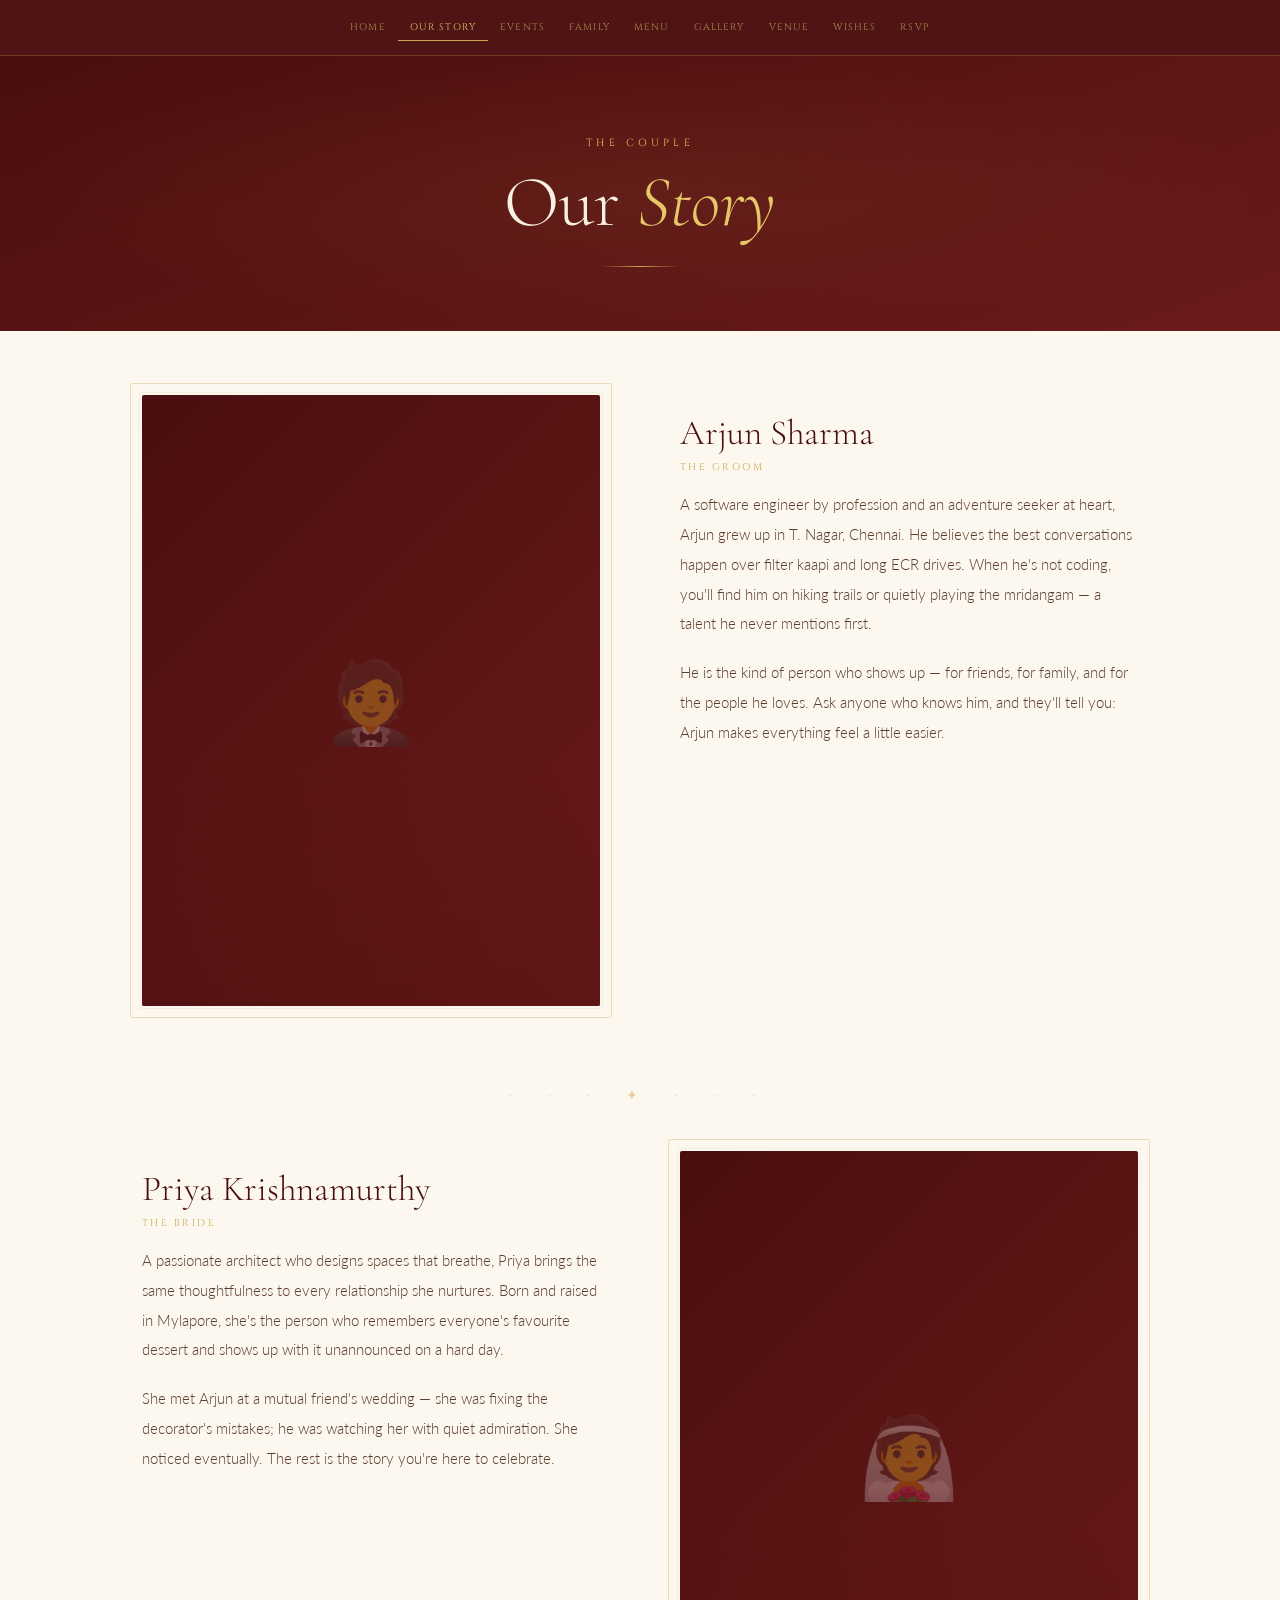
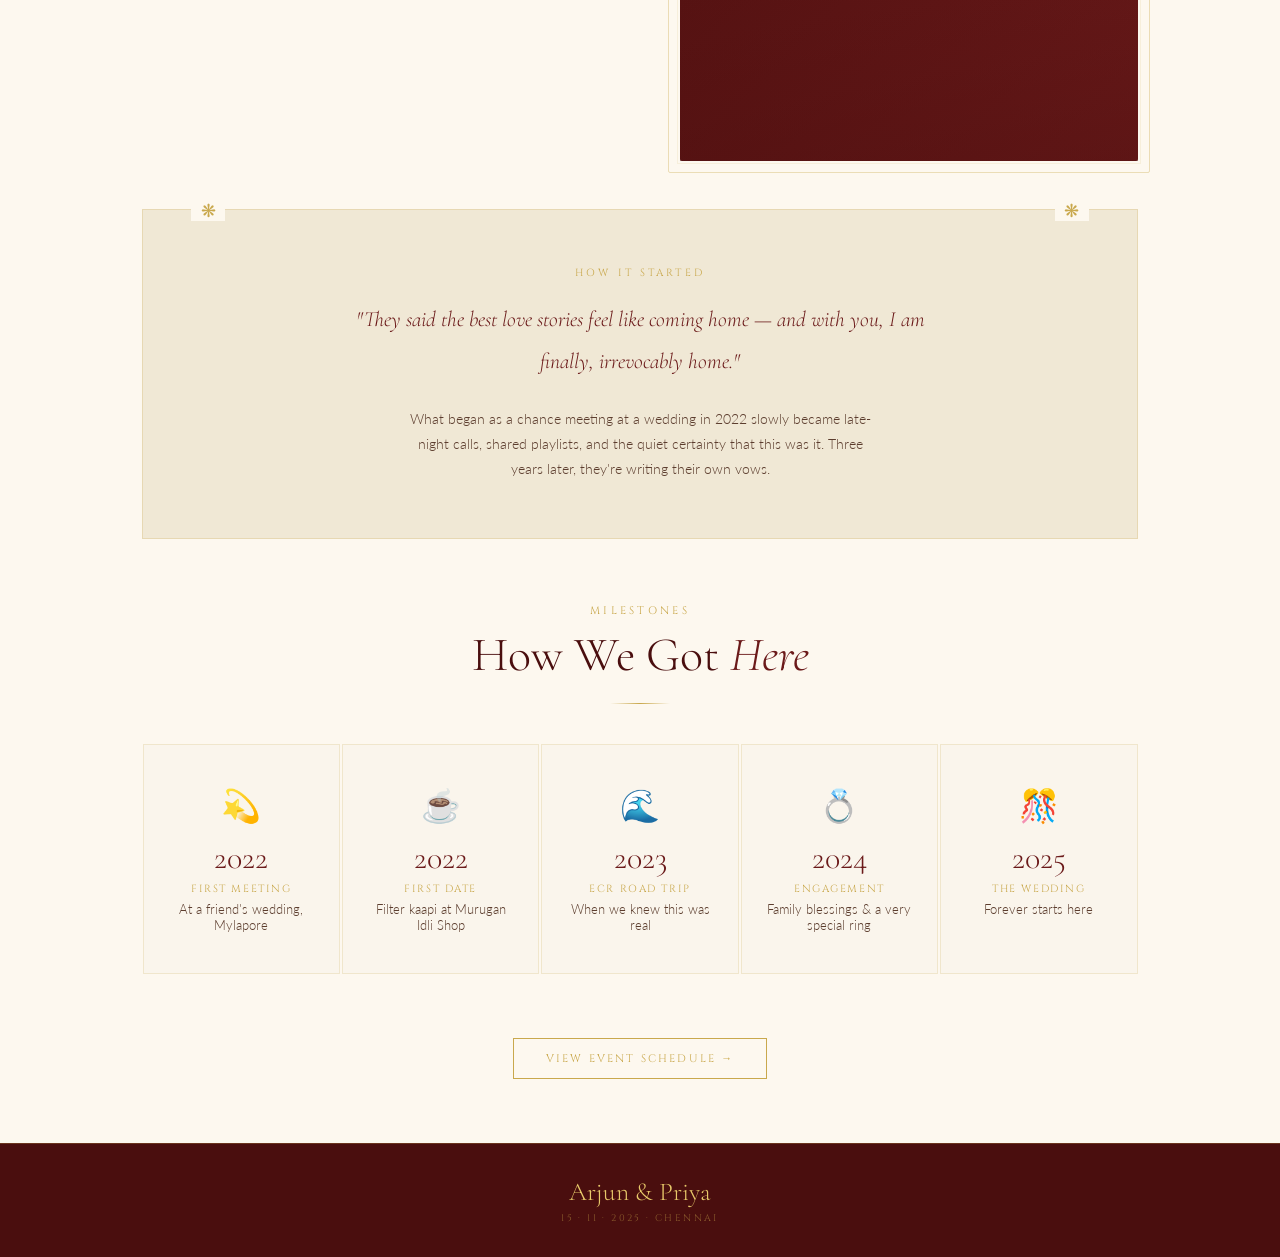
<file: story.html>
<!DOCTYPE html>
<html lang="en">
<head>
<meta charset="UTF-8"><meta name="viewport" content="width=device-width,initial-scale=1">
<title>Our Story — Arjun & Priya</title>
<link rel="stylesheet" href="style.css">
<style>
.couple-grid { display:grid; grid-template-columns:1fr 1fr; gap:5rem; align-items:start; margin-bottom:5rem; }
.img-wrap { position:relative; }
.img-ph { width:100%; aspect-ratio:3/4; background:linear-gradient(135deg,var(--maroon-deep),var(--maroon)); border-radius:2px; display:flex; align-items:center; justify-content:center; font-size:5rem; color:rgba(201,168,76,0.3); overflow:hidden; }
.img-ph::after { content:''; position:absolute; inset:0; background:linear-gradient(to bottom,transparent 60%,rgba(74,14,14,0.4)); }
.img-frame { position:absolute; inset:-12px; border:1px solid rgba(201,168,76,0.35); border-radius:2px; pointer-events:none; }
.img-frame::before { content:''; position:absolute; inset:8px; border:1px solid rgba(201,168,76,0.12); }
.p-name { font-family:'Cormorant Garamond',serif; font-size:2.2rem; font-weight:300; color:var(--maroon-deep); }
.p-role { font-family:'Cinzel',serif; font-size:0.62rem; letter-spacing:0.25em; color:var(--gold); text-transform:uppercase; margin:.4rem 0 1rem; }
.p-bio  { font-size:.93rem; line-height:2; color:var(--text-mid); }
.orn    { text-align:center; color:var(--gold); letter-spacing:1rem; font-size:.9rem; margin:3rem 0; opacity:.5; }
.story-box { background:var(--ivory-dark); padding:3.5rem; border:1px solid rgba(201,168,76,.25); position:relative; text-align:center; margin-bottom:4rem; }
.story-box::before,.story-box::after { content:'❋'; position:absolute; top:-.65rem; background:var(--cream); padding:0 .6rem; font-size:1.1rem; color:var(--gold); }
.story-box::before{left:3rem;} .story-box::after{right:3rem;}
.sb-tag  { font-family:'Cinzel',serif; font-size:.65rem; letter-spacing:.3em; color:var(--gold); text-transform:uppercase; margin-bottom:1.2rem; }
.sb-text { font-family:'Cormorant Garamond',serif; font-size:1.35rem; font-style:italic; line-height:1.9; color:var(--maroon); max-width:600px; margin:0 auto 1.5rem; }
.sb-sub  { font-size:.88rem; color:var(--text-mid); line-height:1.8; max-width:480px; margin:0 auto; }
.milestones { display:flex; gap:1px; flex-wrap:wrap; }
.ms { flex:1; min-width:180px; background:var(--ivory); padding:2.5rem 1.5rem; text-align:center; border:1px solid rgba(201,168,76,.2); margin:.5px; transition:background .3s; }
.ms:hover { background:var(--maroon); }
.ms:hover .ms-yr,.ms:hover .ms-l,.ms:hover .ms-d { color:var(--gold-pale); }
.ms-ic { font-size:2rem; display:block; margin-bottom:.8rem; }
.ms-yr { font-family:'Cormorant Garamond',serif; font-size:2rem; font-weight:300; color:var(--maroon); transition:color .3s; }
.ms-l  { font-family:'Cinzel',serif; font-size:.65rem; letter-spacing:.15em; color:var(--gold); text-transform:uppercase; margin:.3rem 0; transition:color .3s; }
.ms-d  { font-size:.82rem; color:var(--text-mid); transition:color .3s; }
@media(max-width:768px){.couple-grid{grid-template-columns:1fr;gap:3rem;} .story-box{padding:2rem;}}
</style>
</head>
<body>
<nav>
  <a href="index.html">Home</a>
  <a href="story.html" class="active">Our Story</a>
  <a href="events.html">Events</a>
  <a href="family.html">Family</a>
  <a href="menu.html">Menu</a>
  <a href="gallery.html">Gallery</a>
  <a href="venue.html">Venue</a>
  <a href="wishes.html">Wishes</a>
  <a href="rsvp.html">RSVP</a>
</nav>
<main>
  <div class="page-banner">
    <p class="page-tag">The Couple</p>
    <h1 class="page-title">Our <em>Story</em></h1>
    <div class="gold-rule"></div>
  </div>
  <div class="content">
    <div class="couple-grid">
      <div class="img-wrap reveal-l"><div class="img-ph">🤵</div><div class="img-frame"></div></div>
      <div class="reveal-r" style="padding-top:1rem">
        <div class="p-name">Arjun Sharma</div>
        <div class="p-role">The Groom</div>
        <p class="p-bio">A software engineer by profession and an adventure seeker at heart, Arjun grew up in T. Nagar, Chennai. He believes the best conversations happen over filter kaapi and long ECR drives. When he's not coding, you'll find him on hiking trails or quietly playing the mridangam — a talent he never mentions first.</p>
        <br>
        <p class="p-bio">He is the kind of person who shows up — for friends, for family, and for the people he loves. Ask anyone who knows him, and they'll tell you: Arjun makes everything feel a little easier.</p>
      </div>
    </div>
    <div class="orn">· · · ✦ · · ·</div>
    <div class="couple-grid" style="margin-bottom:3rem">
      <div class="reveal-l" style="padding-top:1rem">
        <div class="p-name">Priya Krishnamurthy</div>
        <div class="p-role">The Bride</div>
        <p class="p-bio">A passionate architect who designs spaces that breathe, Priya brings the same thoughtfulness to every relationship she nurtures. Born and raised in Mylapore, she's the person who remembers everyone's favourite dessert and shows up with it unannounced on a hard day.</p>
        <br>
        <p class="p-bio">She met Arjun at a mutual friend's wedding — she was fixing the decorator's mistakes; he was watching her with quiet admiration. She noticed eventually. The rest is the story you're here to celebrate.</p>
      </div>
      <div class="img-wrap reveal-r"><div class="img-ph">👰</div><div class="img-frame"></div></div>
    </div>

    <div class="story-box reveal">
      <div class="sb-tag">How It Started</div>
      <p class="sb-text">"They said the best love stories feel like coming home — and with you, I am finally, irrevocably home."</p>
      <p class="sb-sub">What began as a chance meeting at a wedding in 2022 slowly became late-night calls, shared playlists, and the quiet certainty that this was it. Three years later, they're writing their own vows.</p>
    </div>

    <p class="section-tag reveal">Milestones</p>
    <h2 class="section-title reveal">How We Got <em>Here</em></h2>
    <div class="s-rule reveal"></div>
    <div class="milestones reveal">
      <div class="ms"><span class="ms-ic">💫</span><div class="ms-yr">2022</div><div class="ms-l">First Meeting</div><div class="ms-d">At a friend's wedding, Mylapore</div></div>
      <div class="ms"><span class="ms-ic">☕</span><div class="ms-yr">2022</div><div class="ms-l">First Date</div><div class="ms-d">Filter kaapi at Murugan Idli Shop</div></div>
      <div class="ms"><span class="ms-ic">🌊</span><div class="ms-yr">2023</div><div class="ms-l">ECR Road Trip</div><div class="ms-d">When we knew this was real</div></div>
      <div class="ms"><span class="ms-ic">💍</span><div class="ms-yr">2024</div><div class="ms-l">Engagement</div><div class="ms-d">Family blessings & a very special ring</div></div>
      <div class="ms"><span class="ms-ic">🎊</span><div class="ms-yr">2025</div><div class="ms-l">The Wedding</div><div class="ms-d">Forever starts here</div></div>
    </div>
    <div style="text-align:center;margin-top:4rem" class="reveal">
      <a href="events.html" class="btn-gold">View Event Schedule →</a>
    </div>
  </div>
</main>
<footer><div class="footer-names">Arjun & Priya</div><div class="footer-date">15 · 11 · 2025 · Chennai</div></footer>
<script>
  const obs=new IntersectionObserver(es=>es.forEach(e=>e.isIntersecting&&e.target.classList.add('visible')),{threshold:0.1});
  document.querySelectorAll('.reveal,.reveal-l,.reveal-r').forEach(el=>obs.observe(el));
</script>
</body>
</html>
</file>
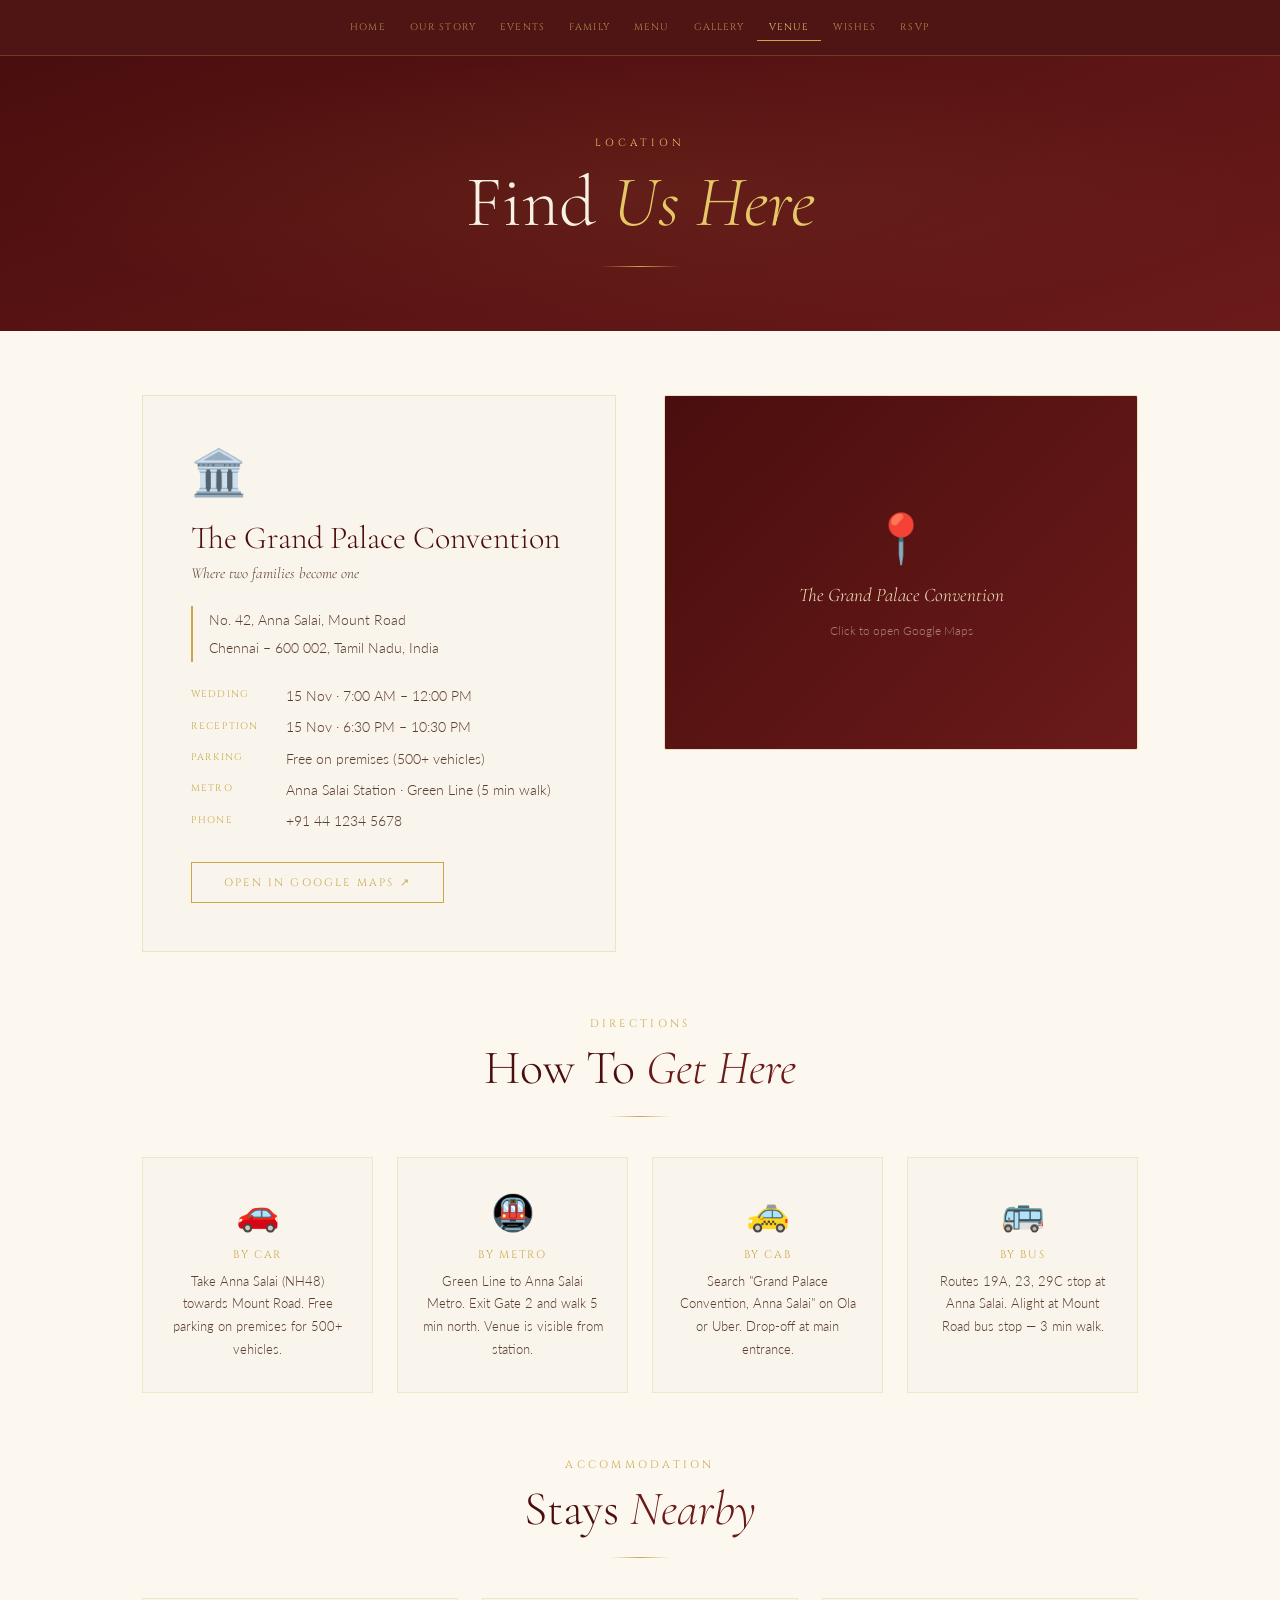
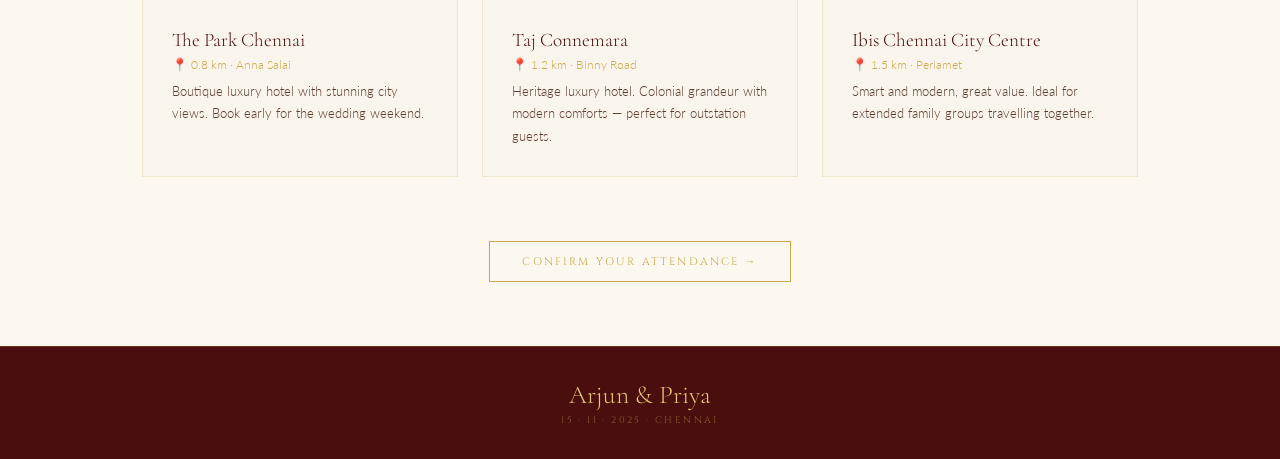
<file: venue.html>
<!DOCTYPE html>
<html lang="en">
<head>
<meta charset="UTF-8"><meta name="viewport" content="width=device-width,initial-scale=1">
<title>Venue — Arjun & Priya</title>
<link rel="stylesheet" href="style.css">
<style>
.venue-grid { display:grid; grid-template-columns:1fr 1fr; gap:3rem; align-items:start; margin-bottom:4rem; }
.vcard { background:var(--ivory); border:1px solid rgba(201,168,76,.25); padding:3rem; }
.v-icon { font-size:2.8rem; margin-bottom:1.2rem; display:block; }
.v-name { font-family:'Cormorant Garamond',serif; font-size:2rem; font-weight:300; color:var(--maroon-deep); margin-bottom:.4rem; }
.v-tag  { font-family:'Cormorant Garamond',serif; font-style:italic; font-size:.95rem; color:var(--text-mid); margin-bottom:1.5rem; }
.v-addr { font-size:.88rem; color:var(--text-mid); line-height:2; margin-bottom:1.5rem; border-left:2px solid var(--gold); padding-left:1rem; }
.v-row  { display:flex; gap:.6rem; margin-bottom:.6rem; font-size:.85rem; align-items:flex-start; }
.v-rl   { font-family:'Cinzel',serif; font-size:.6rem; letter-spacing:.12em; color:var(--gold); text-transform:uppercase; min-width:85px; padding-top:.15rem; }
.v-rv   { color:var(--text-mid); line-height:1.6; }
.map-box { border:1px solid rgba(201,168,76,.3); overflow:hidden; border-radius:2px; aspect-ratio:4/3; }
.map-ph  { width:100%; height:100%; background:linear-gradient(135deg,var(--maroon-deep),var(--maroon)); display:flex; flex-direction:column; align-items:center; justify-content:center; gap:1rem; cursor:pointer; transition:opacity .3s; }
.map-ph:hover { opacity:.88; }
.map-ph-pin  { font-size:3rem; }
.map-ph-name { font-family:'Cormorant Garamond',serif; font-size:1.2rem; font-style:italic; color:var(--gold-pale); }
.map-ph-hint { font-size:.78rem; color:rgba(245,230,192,.5); }

.how-grid  { display:grid; grid-template-columns:repeat(auto-fit,minmax(200px,1fr)); gap:1.5rem; margin-top:2.5rem; }
.how-card  { padding:2rem 1.5rem; border:1px solid rgba(201,168,76,.2); background:var(--ivory); text-align:center; transition:all .3s; }
.how-card:hover { background:var(--maroon); }
.how-card:hover .how-t,.how-card:hover .how-d { color:var(--gold-pale); }
.how-ic { font-size:2.2rem; display:block; margin-bottom:.8rem; }
.how-t  { font-family:'Cinzel',serif; font-size:.68rem; letter-spacing:.15em; color:var(--gold); text-transform:uppercase; margin-bottom:.5rem; transition:color .3s; }
.how-d  { font-size:.83rem; color:var(--text-mid); line-height:1.7; transition:color .3s; }

.stays-grid { display:grid; grid-template-columns:repeat(auto-fit,minmax(240px,1fr)); gap:1.5rem; margin-top:2.5rem; }
.stay-card  { border:1px solid rgba(201,168,76,.2); background:var(--ivory); padding:1.8rem; transition:box-shadow .3s; }
.stay-card:hover { box-shadow:0 8px 24px rgba(107,26,26,.1); }
.stay-name  { font-family:'Cormorant Garamond',serif; font-size:1.2rem; color:var(--maroon-deep); margin-bottom:.3rem; }
.stay-dist  { font-size:.78rem; color:var(--gold); margin-bottom:.5rem; }
.stay-desc  { font-size:.82rem; color:var(--text-mid); line-height:1.7; }
@media(max-width:768px){ .venue-grid{grid-template-columns:1fr;} }
</style>
</head>
<body>
<nav>
  <a href="index.html">Home</a>
  <a href="story.html">Our Story</a>
  <a href="events.html">Events</a>
  <a href="family.html">Family</a>
  <a href="menu.html">Menu</a>
  <a href="gallery.html">Gallery</a>
  <a href="venue.html" class="active">Venue</a>
  <a href="wishes.html">Wishes</a>
  <a href="rsvp.html">RSVP</a>
</nav>
<main>
  <div class="page-banner">
    <p class="page-tag">Location</p>
    <h1 class="page-title">Find <em>Us Here</em></h1>
    <div class="gold-rule"></div>
  </div>
  <div class="content">
    <div class="venue-grid">
      <div class="vcard reveal-l">
        <span class="v-icon">🏛️</span>
        <div class="v-name">The Grand Palace Convention</div>
        <div class="v-tag">Where two families become one</div>
        <div class="v-addr">No. 42, Anna Salai, Mount Road<br>Chennai – 600 002, Tamil Nadu, India</div>
        <div class="v-row"><span class="v-rl">Wedding</span><span class="v-rv">15 Nov · 7:00 AM – 12:00 PM</span></div>
        <div class="v-row"><span class="v-rl">Reception</span><span class="v-rv">15 Nov · 6:30 PM – 10:30 PM</span></div>
        <div class="v-row"><span class="v-rl">Parking</span><span class="v-rv">Free on premises (500+ vehicles)</span></div>
        <div class="v-row"><span class="v-rl">Metro</span><span class="v-rv">Anna Salai Station · Green Line (5 min walk)</span></div>
        <div class="v-row"><span class="v-rl">Phone</span><span class="v-rv">+91 44 1234 5678</span></div>
        <div style="margin-top:1.8rem">
          <a class="btn-gold" href="https://maps.google.com?q=Anna+Salai+Chennai" target="_blank">Open in Google Maps ↗</a>
        </div>
      </div>
      <div class="map-box reveal-r">
        <!-- Replace with: <iframe src="YOUR_GOOGLE_MAPS_EMBED_URL" width="100%" height="100%" style="border:0" allowfullscreen loading="lazy"></iframe> -->
        <div class="map-ph" onclick="window.open('https://maps.google.com?q=Anna+Salai+Chennai','_blank')">
          <div class="map-ph-pin">📍</div>
          <div class="map-ph-name">The Grand Palace Convention</div>
          <div class="map-ph-hint">Click to open Google Maps</div>
        </div>
      </div>
    </div>

    <p class="section-tag reveal">Directions</p>
    <h2 class="section-title reveal">How To <em>Get Here</em></h2>
    <div class="s-rule reveal"></div>
    <div class="how-grid">
      <div class="how-card reveal"><span class="how-ic">🚗</span><div class="how-t">By Car</div><div class="how-d">Take Anna Salai (NH48) towards Mount Road. Free parking on premises for 500+ vehicles.</div></div>
      <div class="how-card reveal" style="transition-delay:.1s"><span class="how-ic">🚇</span><div class="how-t">By Metro</div><div class="how-d">Green Line to Anna Salai Metro. Exit Gate 2 and walk 5 min north. Venue is visible from station.</div></div>
      <div class="how-card reveal" style="transition-delay:.2s"><span class="how-ic">🚕</span><div class="how-t">By Cab</div><div class="how-d">Search "Grand Palace Convention, Anna Salai" on Ola or Uber. Drop-off at main entrance.</div></div>
      <div class="how-card reveal" style="transition-delay:.3s"><span class="how-ic">🚌</span><div class="how-t">By Bus</div><div class="how-d">Routes 19A, 23, 29C stop at Anna Salai. Alight at Mount Road bus stop — 3 min walk.</div></div>
    </div>

    <p class="section-tag reveal" style="margin-top:4rem">Accommodation</p>
    <h2 class="section-title reveal">Stays <em>Nearby</em></h2>
    <div class="s-rule reveal"></div>
    <div class="stays-grid">
      <div class="stay-card reveal"><div class="stay-name">The Park Chennai</div><div class="stay-dist">📍 0.8 km · Anna Salai</div><div class="stay-desc">Boutique luxury hotel with stunning city views. Book early for the wedding weekend.</div></div>
      <div class="stay-card reveal" style="transition-delay:.1s"><div class="stay-name">Taj Connemara</div><div class="stay-dist">📍 1.2 km · Binny Road</div><div class="stay-desc">Heritage luxury hotel. Colonial grandeur with modern comforts — perfect for outstation guests.</div></div>
      <div class="stay-card reveal" style="transition-delay:.2s"><div class="stay-name">Ibis Chennai City Centre</div><div class="stay-dist">📍 1.5 km · Periamet</div><div class="stay-desc">Smart and modern, great value. Ideal for extended family groups travelling together.</div></div>
    </div>

    <div style="text-align:center;margin-top:4rem" class="reveal">
      <a href="rsvp.html" class="btn-gold">Confirm Your Attendance →</a>
    </div>
  </div>
</main>
<footer><div class="footer-names">Arjun & Priya</div><div class="footer-date">15 · 11 · 2025 · Chennai</div></footer>
<script>
  const obs=new IntersectionObserver(es=>es.forEach(e=>e.isIntersecting&&e.target.classList.add('visible')),{threshold:0.1});
  document.querySelectorAll('.reveal,.reveal-l,.reveal-r').forEach(el=>obs.observe(el));
</script>
</body>
</html>
</file>
<file: style.css>
@import url('https://fonts.googleapis.com/css2?family=Cormorant+Garamond:ital,wght@0,300;0,400;0,600;1,300;1,400&family=Cinzel:wght@400;600&family=Lato:wght@300;400&display=swap');

:root {
  --maroon:      #6B1A1A;
  --maroon-deep: #4A0E0E;
  --gold:        #C9A84C;
  --gold-light:  #E8C96A;
  --gold-pale:   #F5E6C0;
  --ivory:       #FAF5EC;
  --ivory-dark:  #F0E8D5;
  --text-dark:   #2C1810;
  --text-mid:    #5C3D2E;
  --cream:       #FDF8EF;
}

* { margin:0; padding:0; box-sizing:border-box; }
html { scroll-behavior:smooth; }
body {
  background:var(--cream); color:var(--text-dark);
  font-family:'Lato',sans-serif; font-weight:300;
  overflow-x:hidden; min-height:100vh; display:flex; flex-direction:column;
}

/* ── NAV ── */
nav {
  position:fixed; top:0; left:0; right:0; z-index:200;
  display:flex; justify-content:center; align-items:center;
  gap:0; padding:0 1rem; height:56px;
  background:rgba(74,14,14,0.97); backdrop-filter:blur(12px);
  border-bottom:1px solid rgba(201,168,76,0.25);
  flex-wrap:wrap;
}
nav a {
  font-family:'Cinzel',serif; font-size:0.6rem; letter-spacing:0.12em;
  color:rgba(232,201,106,0.65); text-decoration:none; text-transform:uppercase;
  padding:0.4rem 0.75rem; transition:color 0.3s; white-space:nowrap;
}
nav a:hover { color:#fff; }
nav a.active { color:var(--gold-light); border-bottom:1px solid var(--gold); }

main { flex:1; padding-top:56px; }

/* ── PAGE BANNER ── */
.page-banner {
  background:linear-gradient(160deg, var(--maroon-deep), var(--maroon));
  padding:5rem 2rem 4rem; text-align:center; position:relative; overflow:hidden;
}
.page-banner::before {
  content:''; position:absolute; inset:0;
  background:radial-gradient(ellipse at center, rgba(201,168,76,0.07) 0%, transparent 70%);
}
.page-tag {
  font-family:'Cinzel',serif; font-size:0.65rem; letter-spacing:0.4em;
  color:var(--gold-light); text-transform:uppercase; margin-bottom:0.8rem;
}
.page-title {
  font-family:'Cormorant Garamond',serif;
  font-size:clamp(2.5rem,6vw,4.5rem); font-weight:300; color:var(--ivory); line-height:1.1;
}
.page-title em { font-style:italic; color:var(--gold-light); }
.gold-rule {
  width:80px; height:1px;
  background:linear-gradient(to right,transparent,var(--gold),transparent);
  margin:1.5rem auto 0;
}

/* ── CONTENT ── */
.content { padding:4rem 2rem; max-width:1060px; margin:0 auto; }

.section-tag {
  font-family:'Cinzel',serif; font-size:0.68rem;
  letter-spacing:0.3em; color:var(--gold); text-transform:uppercase;
  text-align:center; margin-bottom:0.5rem;
}
.section-title {
  font-family:'Cormorant Garamond',serif;
  font-size:clamp(2rem,4vw,3rem); font-weight:300;
  color:var(--maroon-deep); text-align:center;
}
.section-title em { font-style:italic; color:var(--maroon); }
.s-rule { width:60px; height:1px; background:linear-gradient(to right,transparent,var(--gold),transparent); margin:1.2rem auto 2.5rem; }

/* ── REVEAL ── */
.reveal    { opacity:0; transform:translateY(30px); transition:opacity 0.7s,transform 0.7s; }
.reveal-l  { opacity:0; transform:translateX(-30px); transition:opacity 0.7s,transform 0.7s; }
.reveal-r  { opacity:0; transform:translateX(30px); transition:opacity 0.7s,transform 0.7s; }
.reveal.visible,.reveal-l.visible,.reveal-r.visible { opacity:1; transform:none; }

/* ── BTN ── */
.btn-gold {
  display:inline-block; font-family:'Cinzel',serif; font-size:0.68rem;
  letter-spacing:0.2em; text-transform:uppercase; color:var(--gold);
  border:1px solid var(--gold); padding:0.75rem 2rem;
  text-decoration:none; transition:all 0.3s; cursor:pointer; background:transparent;
}
.btn-gold:hover { background:var(--gold); color:var(--maroon-deep); }
.btn-maroon {
  display:inline-block; font-family:'Cinzel',serif; font-size:0.68rem;
  letter-spacing:0.2em; text-transform:uppercase; color:var(--gold-light);
  border:1px solid rgba(201,168,76,0.4); padding:0.75rem 2rem;
  text-decoration:none; transition:all 0.3s; cursor:pointer;
  background:var(--maroon);
}
.btn-maroon:hover { background:var(--maroon-deep); }

/* ── FORM COMPONENTS ── */
.fg { margin-bottom:1.2rem; }
.fg label {
  display:block; font-family:'Cinzel',serif; font-size:0.62rem;
  letter-spacing:0.15em; color:var(--maroon); text-transform:uppercase; margin-bottom:0.45rem;
}
.fg input,.fg select,.fg textarea {
  width:100%; padding:0.85rem 1rem;
  border:1px solid rgba(201,168,76,0.3); background:var(--cream);
  font-family:'Lato',sans-serif; font-size:0.88rem; color:var(--text-dark);
  outline:none; transition:border-color 0.3s; border-radius:0; appearance:none;
}
.fg input:focus,.fg select:focus,.fg textarea:focus { border-color:var(--gold); }
.fg textarea { height:95px; resize:vertical; }
.fg-grid2 { display:grid; grid-template-columns:1fr 1fr; gap:1.2rem; }

.check-group,.radio-group { display:flex; flex-wrap:wrap; gap:0.6rem; }
.ci input[type=checkbox],.ri input[type=radio] { display:none; }
.ci label,.ri label {
  display:inline-block; padding:0.45rem 1.1rem;
  border:1px solid rgba(201,168,76,0.3); font-size:0.8rem;
  cursor:pointer; color:var(--text-mid); transition:all 0.2s;
}
.ci input:checked + label,.ri input:checked + label {
  background:var(--maroon); color:var(--gold-light); border-color:var(--maroon);
}
.divider-thin { height:1px; background:rgba(201,168,76,0.2); margin:1.8rem 0; }

/* ── TOAST ── */
.toast {
  position:fixed; bottom:2rem; right:2rem; z-index:999;
  background:var(--maroon); color:var(--gold-light);
  font-family:'Cinzel',serif; font-size:0.72rem; letter-spacing:0.1em;
  padding:1rem 1.5rem; border:1px solid var(--gold);
  transform:translateY(100px); opacity:0; transition:all 0.4s;
}
.toast.show { transform:translateY(0); opacity:1; }
.toast.error { background:#3D0000; border-color:#cc4444; color:#ffaaaa; }

/* ── FOOTER ── */
footer {
  background:var(--maroon-deep); text-align:center;
  padding:2rem; border-top:1px solid rgba(201,168,76,0.25);
}
.footer-names {
  font-family:'Cormorant Garamond',serif; font-size:1.6rem;
  font-weight:300; color:var(--gold-light);
}
.footer-date {
  font-family:'Cinzel',serif; font-size:0.6rem;
  letter-spacing:0.25em; color:rgba(201,168,76,0.5);
  text-transform:uppercase; margin-top:0.3rem;
}

/* ── SPINNER ── */
.spinner {
  width:20px; height:20px; border:2px solid rgba(201,168,76,0.3);
  border-top-color:var(--gold); border-radius:50%;
  animation:spin 0.7s linear infinite; display:inline-block; vertical-align:middle; margin-right:0.5rem;
}
@keyframes spin { to { transform:rotate(360deg); } }

@media(max-width:768px){
  nav { height:auto; padding:0.5rem; }
  nav a { font-size:0.55rem; padding:0.3rem 0.45rem; }
  main { padding-top:68px; }
  .fg-grid2 { grid-template-columns:1fr; }
}
</file>
